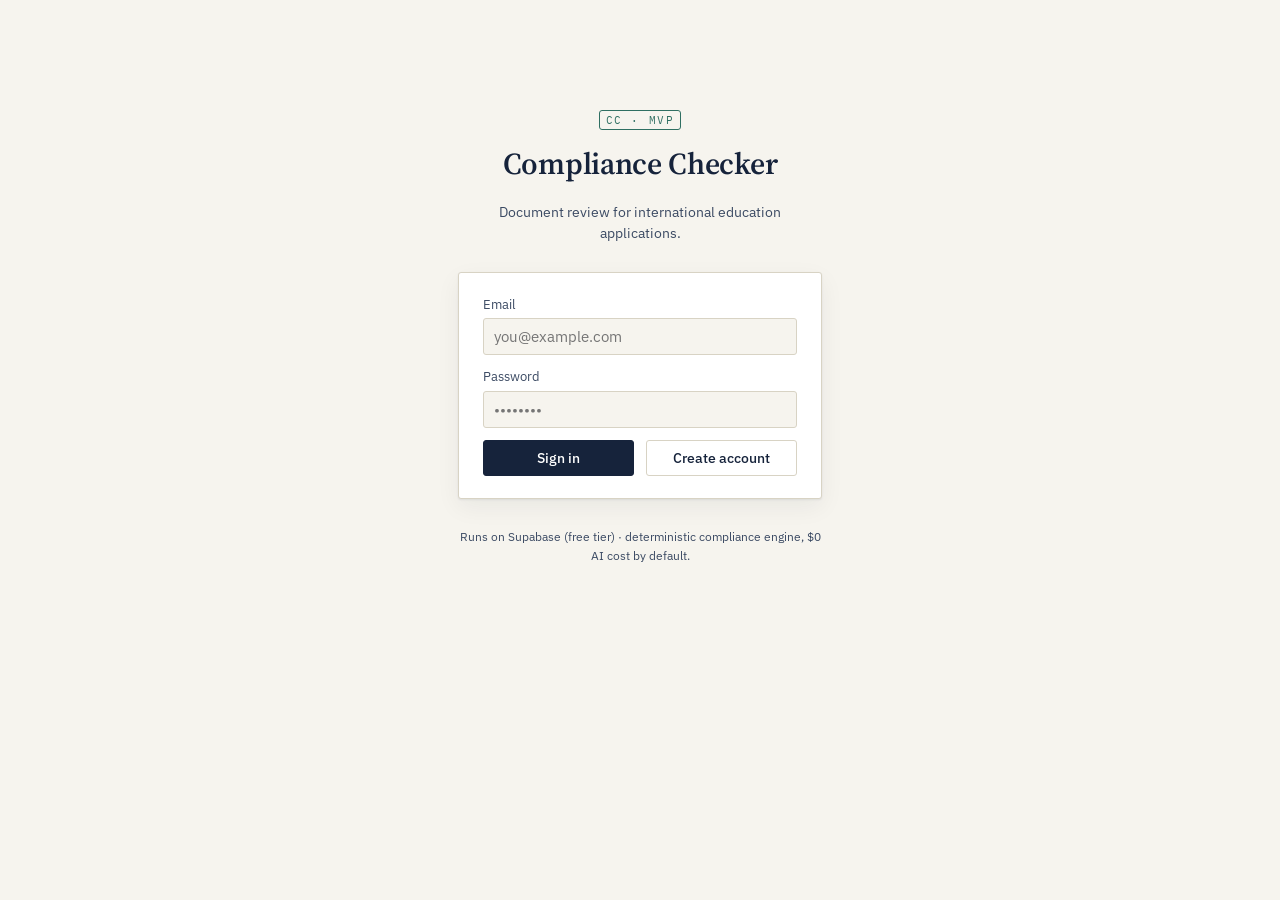
<file: index.html>
<!doctype html>
<html lang="en">
<head>
<meta charset="utf-8" />
<meta name="viewport" content="width=device-width, initial-scale=1" />
<title>Compliance Checker — Sign in</title>
<link rel="stylesheet" href="assets/style.css" />
</head>
<body>
  <div class="shell" style="max-width: 420px; padding-top: 12vh;">
    <div style="text-align:center; margin-bottom: 28px;">
      <span class="mark mono" style="font-family: var(--font-mono); font-size:11px; letter-spacing:0.14em; color: var(--verdigris); border:1px solid var(--verdigris); padding:2px 6px; border-radius:3px;">CC · MVP</span>
      <h1 style="margin-top:10px;">Compliance Checker</h1>
      <p style="color: var(--ink-soft); font-size:0.9rem;">Document review for international education applications.</p>
    </div>

    <div class="panel">
      <div id="notice-slot"></div>

      <div class="field">
        <label for="email">Email</label>
        <input id="email" type="email" autocomplete="email" placeholder="you@example.com" />
      </div>
      <div class="field">
        <label for="password">Password</label>
        <input id="password" type="password" autocomplete="current-password" placeholder="••••••••" />
      </div>
      <div class="field" id="name-field" style="display:none;">
        <label for="displayName">Name</label>
        <input id="displayName" type="text" placeholder="Reviewer name" />
      </div>

      <div class="field-row">
        <button id="signin-btn" style="flex:1;">Sign in</button>
        <button id="signup-btn" class="secondary" style="flex:1;">Create account</button>
      </div>
    </div>

    <p class="footer-note">Runs on Supabase (free tier) · deterministic compliance engine, $0 AI cost by default.</p>
  </div>

  <script src="assets/config.js"></script>
  <script type="module">
    import { supabase, configured } from "./assets/supabase-client.js";
    import { signIn, signUp, getSession } from "./assets/auth.js";

    const noticeSlot = document.getElementById("notice-slot");
    function showNotice(kind, msg) {
      noticeSlot.innerHTML = `<div class="notice ${kind}">${msg}</div>`;
    }

    if (!configured) {
      showNotice("error", "Supabase is not configured yet. Add SUPABASE_URL and SUPABASE_ANON_KEY to <code>assets/config.js</code> before signing in.");
      document.getElementById("signin-btn").disabled = true;
      document.getElementById("signup-btn").disabled = true;
    } else {
      getSession().then((session) => {
        if (session) window.location.href = "dashboard.html";
      });
    }

    const emailEl = document.getElementById("email");
    const passwordEl = document.getElementById("password");
    const nameField = document.getElementById("name-field");
    const nameEl = document.getElementById("displayName");

    document.getElementById("signin-btn").addEventListener("click", async () => {
      try {
        showNotice("queue", "Signing in…");
        await signIn(emailEl.value.trim(), passwordEl.value);
        window.location.href = "dashboard.html";
      } catch (err) {
        showNotice("error", err.message || "Sign in failed.");
      }
    });

    let signupArmed = false;
    document.getElementById("signup-btn").addEventListener("click", async () => {
      if (!signupArmed) {
        nameField.style.display = "block";
        signupArmed = true;
        showNotice("queue", "Enter a name, then click \u201cCreate account\u201d again to confirm.");
        return;
      }
      try {
        showNotice("queue", "Creating account…");
        await signUp(emailEl.value.trim(), passwordEl.value, nameEl.value.trim());
        showNotice("ok", "Account created. If email confirmation is on in your Supabase project, check your inbox, then sign in.");
      } catch (err) {
        showNotice("error", err.message || "Sign up failed.");
      }
    });
  </script>
</body>
</html>
</file>
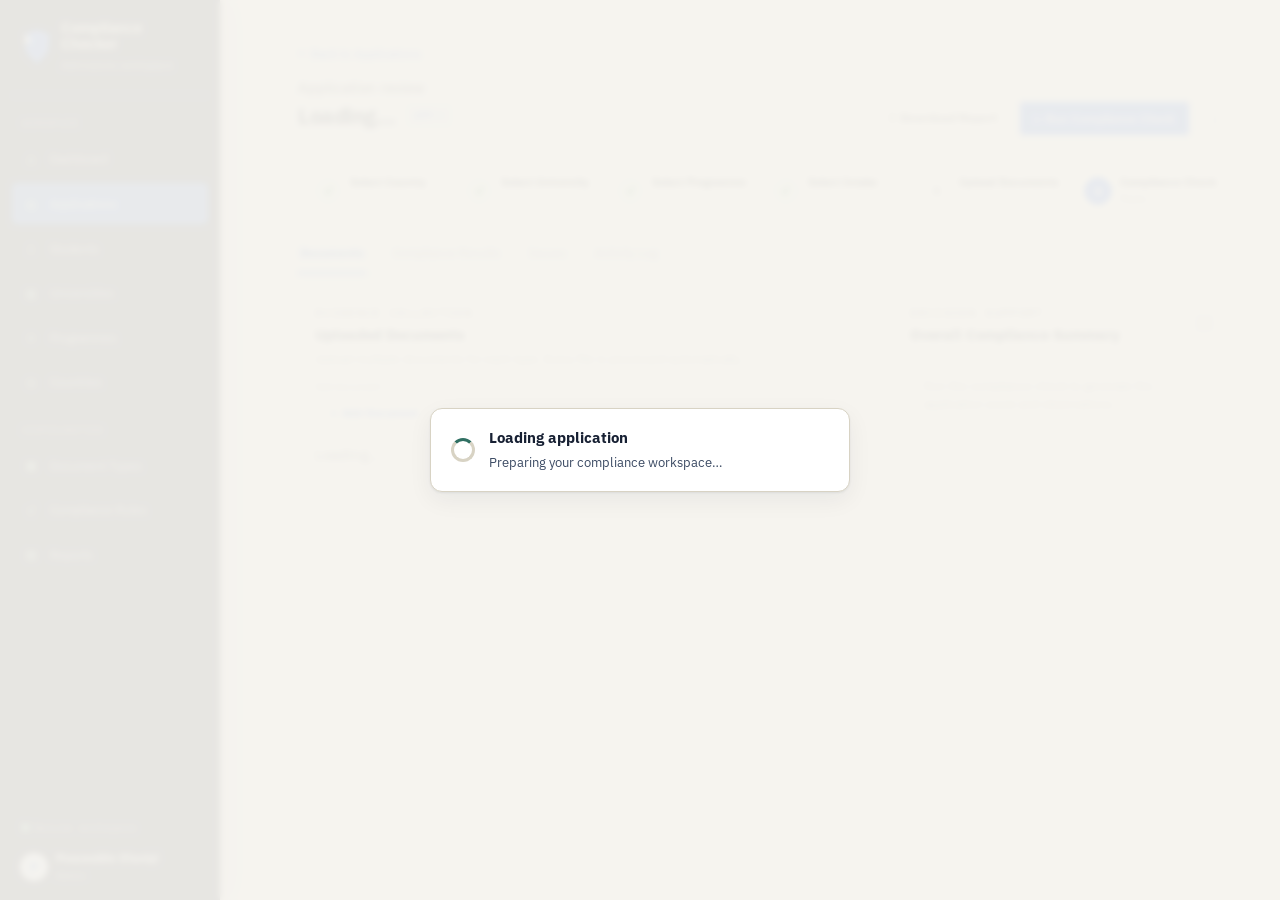
<file: application.html>
<!doctype html>
<html lang="en">
<head>
<meta charset="utf-8" />
<meta name="viewport" content="width=device-width, initial-scale=1" />
<title>Application — Compliance Checker</title>
<link rel="stylesheet" href="assets/style.css" />
</head>
<body class="workspace-mode">
  <aside class="workspace-sidebar" aria-label="Primary navigation">
    <div class="workspace-brand"><span class="workspace-brand-shield">◆</span><div><strong>Compliance</strong><strong>Checker</strong><span>Admissions workspace</span></div></div>
    <div class="workspace-section-label">Workspace</div>
    <nav class="workspace-nav">
      <a class="workspace-nav-link" href="dashboard.html"><span class="nav-icon">⌂</span>Dashboard</a>
      <a class="workspace-nav-link active" href="applications.html"><span class="nav-icon">▤</span>Applications</a>
      <a class="workspace-nav-link" href="reference-data.html?type=students"><span class="nav-icon">♙</span>Students</a>
      <a class="workspace-nav-link" href="reference-data.html?type=universities"><span class="nav-icon">▥</span>Universities</a>
      <a class="workspace-nav-link" href="reference-data.html?type=programmes"><span class="nav-icon">◇</span>Programmes</a>
      <a class="workspace-nav-link" href="reference-data.html?type=countries"><span class="nav-icon">◎</span>Countries</a>
    </nav>
    <div class="workspace-section-label">Configuration</div>
    <nav class="workspace-nav">
      <a class="workspace-nav-link" href="document-types.html"><span class="nav-icon">▣</span>Document Types</a>
      <a class="workspace-nav-link" href="compliance-rules.html"><span class="nav-icon">✓</span>Compliance Rules</a>
      <a class="workspace-nav-link" href="reports.html"><span class="nav-icon">▧</span>Reports</a>
    </nav>
    <div class="workspace-sidebar-footer"><div class="workspace-status"><span class="status-dot"></span>Secure workspace</div><div class="workspace-user"><span class="workspace-avatar">P</span><span><strong>Peaceable Olaniyi</strong><small>Admin</small></span></div></div>
  </aside>
  <div id="page-loading" class="page-loading" role="status" aria-live="polite">
    <div class="page-loading-card"><div class="loading-spinner" aria-hidden="true"></div><div><strong id="page-loading-title">Loading application</strong><p id="page-loading-detail">Preparing your compliance workspace…</p></div></div>
  </div>
  <main class="shell application-shell">
    <a class="application-back" href="applications.html">&larr; Back to Applications</a>
    <header class="application-header">
      <div><div class="eyebrow">Application review</div><div class="application-title-row"><h1 id="app-title">Loading…</h1><span class="application-id">APP-<span id="application-short-id">—</span></span></div><div id="app-meta" class="application-meta"></div><span id="app-stamp" hidden></span></div>
      <div class="application-actions"><a class="btn secondary" href="#run-summary">⇩ Download Report</a><button id="run-check-btn">▷ Run Compliance Check</button><button class="secondary icon-button" type="button" aria-label="More actions">⋮</button></div>
    </header>
    <div class="application-stepper" aria-label="Application progress"><div class="step complete"><span>✓</span><div><strong>Select Country</strong><small id="step-country">—</small></div></div><i>›</i><div class="step complete"><span>✓</span><div><strong>Select University</strong><small id="step-university">—</small></div></div><i>›</i><div class="step complete"><span>✓</span><div><strong>Select Programme</strong><small id="step-programme">—</small></div></div><i>›</i><div class="step complete"><span>✓</span><div><strong>Select Intake</strong><small id="step-intake">—</small></div></div><i>›</i><div class="step"><span>5</span><div><strong>Upload Documents</strong><small id="step-documents">—</small></div></div><i>›</i><div class="step current"><span>6</span><div><strong>Compliance Check</strong><small id="step-compliance">Ready</small></div></div></div>
    <div id="notice-slot"></div>
    <nav class="application-tabs" aria-label="Application sections"><a class="active" href="#documents">Documents</a><a href="#run-summary">Compliance Results</a><a href="#findings-table">Issues</a><a href="#activity-log">Activity Log</a></nav>
    <div class="application-grid" id="documents">
      <section class="panel document-panel"><div class="panel-head"><div><div class="eyebrow">Evidence collection</div><h2>Uploaded Documents</h2><p class="section-subtitle">Upload multiple documents for each type. Every file is processed automatically.</p></div><div class="upload-control"><label for="upload-type-select">Add document</label><select id="upload-type-select"><option value="">＋ Add Document</option></select></div></div><div id="doctype-blocks"><p style="color:var(--ink-soft);">Loading…</p></div></section>
      <aside class="panel summary-panel"><div class="panel-head"><div><div class="eyebrow">Decision support</div><h2>Overall Compliance Summary</h2></div><span class="summary-document-icon">▤</span></div><div id="run-summary" style="margin-bottom:12px;"><div class="summary-empty">Run the compliance check to generate the application score and observations.</div></div><div id="findings-table"></div></aside>
    </div>
    <section id="activity-log" class="activity-placeholder" hidden>Activity log will appear here after compliance runs and document updates.</section>
  </main>
  <div class="preview-modal" id="preview-modal" hidden><div class="preview-dialog" role="dialog" aria-modal="true" aria-labelledby="preview-title"><div class="preview-head"><strong id="preview-title">Document preview</strong><div style="display:flex; gap:8px;"><a id="preview-download" class="btn secondary" target="_blank" rel="noopener">Open/download</a><button id="preview-close" class="secondary">Close</button></div></div><div class="preview-body" id="preview-body"></div></div></div>

  <script src="assets/config.js"></script>
  <script type="module">
    import { requireSession, wireTopbar } from "./assets/auth.js";
    import { renderTopbar } from "./assets/topbar.js";
    import { supabase } from "./assets/supabase-client.js";
    import { getStorageProvider } from "./assets/providers/storage.js";
    import { getComplianceProvider } from "./assets/providers/compliance-ai.js";
    import { buildNarrative } from "./assets/compliance-engine.js";
    import { getDocumentAIProvider } from "./assets/providers/document-ai.js";

    renderTopbar("applications.html");
    const session = await requireSession();
    const params = new URLSearchParams(window.location.search);
    const applicationId = params.get("id");
    if (!applicationId) window.location.href = "applications.html";

    const noticeSlot = document.getElementById("notice-slot");
    const pageLoading = document.getElementById("page-loading");
    function showNotice(kind, msg) { noticeSlot.innerHTML = `<div class="notice ${kind}">${msg}</div>`; }
    function setPageLoading(visible, title = "Loading application", detail = "Preparing your compliance workspace…") {
      pageLoading.hidden = !visible;
      document.getElementById("page-loading-title").textContent = title;
      document.getElementById("page-loading-detail").textContent = detail;
    }
    function setDocumentsLoading(message = "Loading uploaded documents…") {
      document.getElementById("doctype-blocks").innerHTML = `<div class="loading-panel"><div class="loading-spinner" aria-hidden="true"></div><div><strong>${escapeHtml(message)}</strong><p>We are retrieving document status and automatic extraction results.</p></div></div>`;
    }
    function escapeHtml(value) { return String(value ?? "").replace(/[&<>\"']/g, (c) => ({ "&": "&amp;", "<": "&lt;", ">": "&gt;", '\"': "&quot;", "'": "&#39;" }[c])); }
    function slug(name) { return name.toLowerCase().trim().replace(/[^a-z0-9]+/g, "-").replace(/(^-|-$)/g, ""); }
    function stampClass(status) { return status === "green" ? "green" : status === "yellow" ? "yellow" : status === "red" ? "red" : "grey"; }

    let userId, application, student, documentTypes = [], documents = [], rules = [], extractionsByDoc = {};
    const forcedVisible = new Set();
    const processingDocuments = new Set();
    const LOAD_TIMEOUT_MS = 15000;
    const OCR_TIMEOUT_MS = 90000;

    function withTimeout(promise, timeoutMs, label) {
      let timer;
      const timeout = new Promise((_, reject) => { timer = setTimeout(() => reject(new Error(`${label} timed out after ${Math.round(timeoutMs / 1000)} seconds.`)), timeoutMs); });
      return Promise.race([promise, timeout]).finally(() => clearTimeout(timer));
    }

    if (session) {
      wireTopbar(session.user.email);
      userId = session.user.id;
      setPageLoading(true, "Loading application", "Fetching application details and compliance requirements…");
      try { await loadAll(); } finally { setPageLoading(false); }
      document.getElementById("run-check-btn").addEventListener("click", runComplianceCheck);
      document.getElementById("upload-type-select").addEventListener("change", (event) => {
        const typeId = event.target.value;
        if (!typeId) return;
        forcedVisible.add(typeId);
        renderDoctypeBlocks();
        event.target.value = "";
      });
    }

    async function loadAll() {
      const { data: app, error: appErr } = await supabase
        .from("applications")
        .select("*, students(*), universities(name, requirements), programmes(name, requirements), countries(name, requirements)")
        .eq("id", applicationId).single();
      if (appErr) { showNotice("error", appErr.message); return; }
      application = app; student = app.students;

      document.getElementById("app-title").textContent = `${student?.full_name ?? "Unnamed student"}`;
      document.getElementById("application-short-id").textContent = String(applicationId).slice(0, 8).toUpperCase();
      document.getElementById("app-meta").textContent =
        `${app.universities?.name ?? "No university"} · ${app.programmes?.name ?? "No programme"} · ${app.countries?.name ?? "No country"} · intake ${app.intake ?? "tbd"}`;
      document.getElementById("step-country").textContent = app.countries?.name ?? "Not selected";
      document.getElementById("step-university").textContent = app.universities?.name ?? "Not selected";
      document.getElementById("step-programme").textContent = app.programmes?.name ?? "Not selected";
      document.getElementById("step-intake").textContent = app.intake ?? "Not selected";
      renderStamp(app.overall_status);

      const { data: types } = await supabase.from("document_types").select("*").order("name");
      documentTypes = types || [];
      populateUploadTypeSelect();
      const { data: configuredRules, error: rulesError } = await supabase.from("compliance_requirements").select("*").eq("is_enabled", true).order("priority");
      if (rulesError) { showNotice("error", rulesError.message); return; }
      rules = configuredRules || [];

        await loadDocuments();
        document.getElementById("step-documents").textContent = `${documents.length} document${documents.length === 1 ? "" : "s"}`;
        await loadLatestRun();
    }

    function renderStamp(status) {
      document.getElementById("app-stamp").innerHTML = status
        ? `<span class="stamp ${stampClass(status)}">${status}</span>`
        : `<span class="stamp grey">not run</span>`;
    }

    async function loadDocuments() {
      const container = document.getElementById("doctype-blocks");
      setDocumentsLoading();
      try {
        const { data: docs, error } = await withTimeout(
          supabase.from("documents").select("*").eq("application_id", applicationId).order("uploaded_at", { ascending: false }),
          LOAD_TIMEOUT_MS,
          "Document list loading"
        );
        if (error) throw error;
        documents = docs || [];

        if (documents.length) {
          setDocumentsLoading("Loading automatic extraction results…");
          const { data: extractions, error: extractionError } = await withTimeout(
            supabase.from("document_extractions").select("*").in("document_id", documents.map((d) => d.id)).order("created_at", { ascending: false }),
            LOAD_TIMEOUT_MS,
            "Document extraction loading"
          );
          if (extractionError) throw extractionError;
          extractionsByDoc = {};
          for (const ex of extractions || []) {
            if (!extractionsByDoc[ex.document_id]) extractionsByDoc[ex.document_id] = ex;
          }
        } else {
          extractionsByDoc = {};
        }

        renderDoctypeBlocks();
        document.getElementById("step-documents").textContent = `${documents.length} document${documents.length === 1 ? "" : "s"}`;
        const queuedDocuments = documents.filter((document) => document.processing_status === "queued" && !extractionsByDoc[document.id]);
        for (const document of queuedDocuments) processDocument(document.id);
      } catch (err) {
        documents = [];
        extractionsByDoc = {};
        container.innerHTML = `<div class="notice error">Could not load documents: ${escapeHtml(err.message || "Unknown error")} <button class="secondary" id="retry-documents-btn" style="margin-left:8px;">Retry</button></div>`;
        document.getElementById("retry-documents-btn")?.addEventListener("click", loadDocuments);
      }
    }

    function populateUploadTypeSelect() {
      const select = document.getElementById("upload-type-select");
      const groups = new Map();
      for (const type of documentTypes) { const category = type.category || "Other / Custom Documents"; if (!groups.has(category)) groups.set(category, []); groups.get(category).push(type); }
      select.innerHTML = `<option value="">Select document type to upload</option>` + [...groups.entries()].map(([category, rows]) => `<optgroup label="${escapeHtml(category)}">${rows.map((type) => `<option value="${type.id}">${escapeHtml(type.name)}</option>`).join("")}</optgroup>`).join("");
    }

    // Which document types currently have a block on screen: required types,

    // required types, any custom type that already has a document, and any
    // type the reviewer explicitly opened via "Use another document type".
    function entityRequiredDocumentIds() {
      const sets = [application?.countries?.requirements, application?.universities?.requirements, application?.programmes?.requirements];
      return new Set(sets.flatMap((set) => Array.isArray(set?.requiredDocumentTypes) ? set.requiredDocumentTypes : []));
    }

    function visibleTypes() {
      const withDocs = new Set(documents.map((d) => d.document_type_id));
      const entityRequired = entityRequiredDocumentIds();
      return documentTypes.filter(
        (t) => t.required_by_default || entityRequired.has(t.id) || withDocs.has(t.id) || forcedVisible.has(t.id)
      );
    }

    function renderDoctypeBlocks() {
      const container = document.getElementById("doctype-blocks");
      const types = visibleTypes();
      if (!types.length) {
        container.innerHTML = `<div class="empty-state">No document types yet. Add one from the Document types page, or click "Use another document type" above.</div>`;
        return;
      }
      container.innerHTML = types.map(typeBlockHtml).join("");

      container.querySelectorAll("[data-action='preview']").forEach((button) => {
        button.addEventListener("click", () => previewDocument(button.dataset.docId));
      });
      container.querySelectorAll("[data-action='retry']").forEach((button) => {
        button.addEventListener("click", () => processDocument(button.dataset.docId));
      });
      container.querySelectorAll("[data-action='delete-document']").forEach((button) => {
        button.addEventListener("click", () => deleteDocument(button.dataset.docId));
      });
      for (const t of types) {
        const input = container.querySelector(`input[type=file][data-type-id="${t.id}"]`);
        if (input) input.addEventListener("change", (e) => uploadFiles(t, e.target.files));
      }
    }

    function typeBlockHtml(t) {
      const docsForType = documents.filter((d) => d.document_type_id === t.id);
      return `
        <div class="doctype-block">
          <div class="doctype-head">
            <h3 style="margin:0;">${t.name}${(t.required_by_default || entityRequiredDocumentIds().has(t.id)) ? ' <span class="badge critical">required</span>' : ""}</h3>
            <span class="count">${docsForType.length} document${docsForType.length === 1 ? "" : "s"}</span>
          </div>
          ${docsForType.map((d) => docFileRowHtml(d)).join("") || '<p style="color:var(--ink-soft); font-size:0.85rem; margin:4px 0;">No documents uploaded yet.</p>'}
          <div class="field" style="margin-top:10px; margin-bottom:0;">
            <input type="file" multiple data-type-id="${t.id}" />
          </div>
        </div>`;
    }

    function docFileRowHtml(d) {
      const ex = extractionsByDoc[d.id];
      const statusBadge = `<span class="badge ${d.processing_status === "ready" ? "resolved" : "warning"}">${d.processing_status}</span>`;
      return `
        <div class="doc-file-row" style="flex-direction:column; align-items:stretch;">
          <div style="display:flex; justify-content:space-between; align-items:center;">
            <span>${d.file_name} <span style="color:var(--ink-soft); font-size:0.78rem;">(${Math.round(d.file_size / 1024)} KB)</span></span>
            <div style="display:flex; align-items:center; gap:8px;">
              ${statusBadge}
              ${ex ? '<span class="badge accepted">processed</span>' : d.processing_status === "failed" ? '<span class="badge critical">failed</span>' : '<span class="badge warning">processing automatically</span>'}
              <button class="secondary" style="padding:4px 10px; font-size:0.78rem;" data-action="preview" data-doc-id="${d.id}">Preview</button>
              ${d.processing_status === "failed" ? `<button class="secondary" style="padding:4px 10px; font-size:0.78rem;" data-action="retry" data-doc-id="${d.id}">Retry</button>` : ""}
              <button class="secondary" style="padding:4px 10px; font-size:0.78rem; color:var(--critical, #a33);" data-action="delete-document" data-doc-id="${d.id}">Delete</button>
            </div>
          </div>
          <div id="extraction-slot-${d.id}"></div>
        </div>`;
    }

    async function previewDocument(docId) {
      const doc = documents.find((item) => item.id === docId);
      if (!doc) return;
      try {
        const url = await getStorageProvider().getSignedUrl(doc.storage_path);
        const modal = window.document.getElementById("preview-modal");
        const body = window.document.getElementById("preview-body");
        window.document.getElementById("preview-title").textContent = doc.file_name;
        window.document.getElementById("preview-download").href = url;
        if (doc.mime_type === "application/pdf") body.innerHTML = `<iframe title="${doc.file_name}" src="${url}"></iframe>`;
        else if (doc.mime_type?.startsWith("image/")) body.innerHTML = `<img alt="${doc.file_name}" src="${url}" />`;
        else body.innerHTML = `<div class="preview-fallback">Preview is not available for this file type. Use the button above to open or download the document.</div>`;
        modal.hidden = false;
      } catch (err) { showNotice("error", err.message || "Could not preview this document."); }
    }

    document.getElementById("preview-close").addEventListener("click", () => { document.getElementById("preview-modal").hidden = true; document.getElementById("preview-body").innerHTML = ""; });
    document.getElementById("preview-modal").addEventListener("click", (event) => { if (event.target.id === "preview-modal") document.getElementById("preview-close").click(); });

    async function processDocument(docId, uploadedFile = null) {
      const document = documents.find((item) => item.id === docId);
      if (!document || processingDocuments.has(docId)) return;
      processingDocuments.add(docId);
      try {
        document.processing_status = "processing";
        renderDoctypeBlocks();
        showNotice("queue", `Processing ${document.file_name} automatically…`);
        const type = documentTypes.find((item) => item.id === document.document_type_id);
        let file = uploadedFile;
        if (!file) {
          const storage = getStorageProvider();
          const signedUrl = await storage.getSignedUrl(document.storage_path);
          const response = await fetch(signedUrl);
          const blob = await response.blob();
          file = new File([blob], document.file_name, { type: document.mime_type || blob.type || "application/octet-stream" });
        }
        let result;
        const isVisionDocument = document.mime_type === "application/pdf" || document.mime_type?.startsWith("image/");
        if (isVisionDocument && window.APP_CONFIG.OCR_FUNCTION_NAME) {
          const response = await withTimeout(
            supabase.functions.invoke(window.APP_CONFIG.OCR_FUNCTION_NAME, { body: { document_id: docId, document_type: type?.name || document.detected_document_type || "document" } }),
            OCR_TIMEOUT_MS,
            "Gemini OCR"
          );
          if (response.error) {
            let detail = response.error.message || "OCR Edge Function failed.";
            try {
              const body = await response.error.context?.json();
              detail = body?.details || body?.error || detail;
            } catch { /* keep the SDK error when the response body is unavailable */ }
            throw new Error(detail);
          }
          result = response.data;
        } else {
          const docAI = getDocumentAIProvider();
          result = await docAI.extract({ file, document, documentType: type });
        }
        const { error } = await supabase.from("document_extractions").insert({
          document_id: docId, provider: result.provider, model: result.model,
          extracted_data: result.extracted_data, confidence: result.confidence,
        });
        if (error) throw error;
        const { error: updateError } = await supabase.from("documents").update({
          processing_status: "ready",
          detected_document_type: result.extracted_data?.extractedDocumentType || type?.name || null,
          processed_at: new Date().toISOString(),
        }).eq("id", docId);
        if (updateError) throw updateError;
        await loadDocuments();
      } catch (err) {
        document.processing_status = "failed";
        await supabase.from("documents").update({ processing_status: "failed" }).eq("id", docId);
        renderDoctypeBlocks();
        showNotice("error", `${document.file_name}: ${err.message || "Automatic processing failed."}`);
      } finally {
        processingDocuments.delete(docId);
      }
    }

    async function uploadFiles(docType, fileList) {
      const storage = getStorageProvider();
      const maxMb = window.APP_CONFIG.MAX_UPLOAD_SIZE_MB || 10;
      try {
        for (const file of fileList) {
          if (file.size > maxMb * 1024 * 1024) {
            showNotice("error", `${file.name} exceeds the ${maxMb} MB upload limit.`);
            continue;
          }
          const path = storage.buildPath(userId, applicationId, slug(docType.name), file.name);
          await storage.upload(path, file);
          const { data: doc, error } = await supabase.from("documents").insert({
            owner_id: userId, application_id: applicationId, student_id: application.student_id,
            document_type_id: docType.id, file_name: file.name, mime_type: file.type || "application/octet-stream",
            file_size: file.size, storage_bucket: window.APP_CONFIG.STORAGE_BUCKET, storage_path: path,
            processing_status: "queued",
          }).select("id").single();
          if (error) throw error;
          documents.push({ ...doc, file_name: file.name, document_type_id: docType.id, storage_path: path, mime_type: file.type, processing_status: "queued" });
          await processDocument(doc.id, file);
        }
        showNotice("ok", "Upload complete. Documents were processed automatically. Run compliance when ready.");
        await loadDocuments();
      } catch (err) {
        showNotice("error", err.message || "Upload failed.");
      }
    }

    function promptAddDocType() {
      const shown = new Set(visibleTypes().map((t) => t.id));
      const remaining = documentTypes.filter((t) => !shown.has(t.id));
      if (!remaining.length) {
        showNotice("ok", "Every document type is already shown below. Add a new one from the Document types page.");
        return;
      }
      const names = remaining.map((t) => t.name).join(", ");
      const chosen = window.prompt(`Add which type?\n\n${names}`);
      const match = remaining.find((t) => t.name.toLowerCase() === (chosen || "").trim().toLowerCase());
      if (!match) return;
      forcedVisible.add(match.id);
      renderDoctypeBlocks();
    }

    async function deleteDocument(docId) {
      const document = documents.find((item) => item.id === docId);
      if (!document) return;
      if (!window.confirm(`Delete ${document.file_name}? This removes the uploaded file and its automatic extraction.`)) return;
      const { count: runCount, error: runError } = await supabase.from("compliance_runs").select("id", { count: "exact", head: true }).eq("application_id", applicationId);
      if (runError) { showNotice("error", runError.message); return; }
      if ((runCount || 0) > 0) { showNotice("error", "This document cannot be deleted because the application already has a compliance history. Create a new application or preserve the audit trail."); return; }
      try {
        if (document.storage_path) await getStorageProvider().remove(document.storage_path);
        const { error: extractionError } = await supabase.from("document_extractions").delete().eq("document_id", docId);
        if (extractionError) throw extractionError;
        const { error: documentError } = await supabase.from("documents").delete().eq("id", docId).eq("owner_id", userId);
        if (documentError) throw documentError;
        documents = documents.filter((item) => item.id !== docId);
        delete extractionsByDoc[docId];
        renderDoctypeBlocks();
        showNotice("ok", `${document.file_name} deleted.`);
      } catch (error) {
        showNotice("error", `Could not delete ${document.file_name}: ${error.message || "delete failed."}`);
      }
    }

    function dedupeFindings(findings) {
      const seen = new Set();
      return findings.filter((finding) => {
        const key = [finding.findingType, finding.documentId || "", finding.relatedDocumentId || "", finding.description || ""].join("|");
        if (seen.has(key)) return false;
        seen.add(key);
        return true;
      });
    }

    function mergeEntityRequirements() {
      const country = application?.countries?.requirements || {};
      const university = application?.universities?.requirements || {};
      const programme = application?.programmes?.requirements || {};
      const ordered = [country, university, programme];
      const requiredIds = new Set(ordered.flatMap((set) => Array.isArray(set.requiredDocumentTypes) ? set.requiredDocumentTypes : []));
      const alternativeIds = ordered.flatMap((set) => Array.isArray(set.requiredDocumentAlternatives) ? set.requiredDocumentAlternatives : []);
      const alternativeIdSet = new Set(alternativeIds.flat());
      const requiredTypes = documentTypes.filter((type) => (type.required_by_default || requiredIds.has(type.id)) && !alternativeIdSet.has(type.id)).map((type) => type.name);
      const requiredDocumentAlternatives = alternativeIds.map((group) => documentTypes.filter((type) => group.includes(type.id)).map((type) => type.name)).filter((group) => group.length > 1);
      const englishIds = ordered.flatMap((set) => Array.isArray(set.englishEvidenceAlternatives) ? set.englishEvidenceAlternatives : []);
      const englishEvidenceAlternatives = [...new Set(englishIds)].map((id) => documentTypes.find((type) => type.id === id)?.name).filter(Boolean);
      const mostSpecific = (key) => {
        for (const set of [programme, university, country]) if (set[key] !== null && set[key] !== undefined && set[key] !== "") return Number(set[key]);
        return null;
      };
      const minPassportValidityMonths = mostSpecific("minPassportValidityMonths");
      const requiredPassportExpiry = minPassportValidityMonths === null ? null : new Date(Date.now() + minPassportValidityMonths * 30.4375 * 24 * 60 * 60 * 1000).toISOString().slice(0, 10);
      return { requiredDocumentTypes: requiredTypes, requiredDocumentAlternatives, englishEvidenceAlternatives, minIeltsScore: mostSpecific("minIeltsScore"), minEnglishComponentScore: mostSpecific("minEnglishComponentScore"), minGpa: mostSpecific("minGpa"), minPassportValidityMonths, requiredPassportExpiry, universityRequiresIelts: [programme, university, country].some((set) => set.universityRequiresIelts === true) };
    }

    function buildEngineInput() {
      const mergedRequirements = mergeEntityRequirements();
      const requiredTypes = mergedRequirements.requiredDocumentTypes;
      const engineDocs = documents.map((d) => {
        const type = documentTypes.find((t) => t.id === d.document_type_id);
        const ex = extractionsByDoc[d.id];
        return {
          id: d.id,
          fileName: d.file_name,
          documentTypeId: d.document_type_id,
          selectedType: type?.name || d.detected_document_type || "unknown",
          extraction: ex ? ex.extracted_data : null,
        };
      });
      return {
        applicationId,
        application: {
          dateOfBirth: student?.date_of_birth || null,
          passportNumber: student?.passport_number || null,
          countryId: application.country_id,
          universityId: application.university_id,
          programmeId: application.programme_id,
          programmeName: application.programmes?.name || null,
        },
        documents: engineDocs,
        requiredDocumentTypes: requiredTypes,
        requirements: mergedRequirements,
        rules,
      };
    }

    async function runComplianceCheck() {
      const runButton = document.getElementById("run-check-btn");
      if (runButton.disabled) return;
      runButton.disabled = true;
      runButton.innerHTML = `<span class="button-spinner" aria-hidden="true"></span> Running compliance check…`;
      try {
        showNotice("queue", "Running compliance check…");
        const input = buildEngineInput();

        const provider = getComplianceProvider();
        const rawResult = await provider.evaluate(input);
        const uniqueFindings = dedupeFindings(rawResult.findings || []);
        const result = { ...rawResult, findings: uniqueFindings };

        const { data: run, error: runErr } = await supabase.from("compliance_runs").insert({
          application_id: applicationId, started_by: userId, provider: provider.name,
          stage_one_completed: true, stage_two_completed: true, stage_three_completed: true,
          status: "completed", completed_at: new Date().toISOString(),
        }).select("id").single();
        if (runErr) throw runErr;

        if (result.findings.length) {
          const rows = result.findings.map((f) => ({
            run_id: run.id, application_id: applicationId, document_id: f.documentId,
            related_document_id: f.relatedDocumentId, finding_type: f.findingType, severity: f.severity,
            state: f.state, description: f.description, evidence: f.evidence,
            expected_value: f.expectedValue, actual_value: f.actualValue,
            recommendation: f.recommendation, confidence: f.confidence,
          }));
          const { error: findErr } = await supabase.from("compliance_findings").insert(rows);
          if (findErr) throw findErr;
        }

        await supabase.from("applications").update({
          overall_status: result.status, documents_checked: result.documentsChecked,
          passed_count: result.passed, warning_count: result.warnings,
          failed_count: result.failed, missing_count: result.missing,
          status: result.findings.length ? "needs_review" : application.status,
          updated_at: new Date().toISOString(),
        }).eq("id", applicationId);

        await supabase.from("audit_logs").insert({
          actor_id: userId, application_id: applicationId, event_type: "compliance_run_completed",
          payload: { status: result.status, findings: result.findings.length, provider: provider.name },
        });

        renderStamp(result.status);
        renderRunSummary(result);
        renderFindings(result.findings);
        showNotice("ok", `Compliance check complete — ${result.findings.length} finding(s).`);
      } catch (err) {
        showNotice("error", err.message || "Compliance check failed.");
      } finally {
        runButton.disabled = false;
        runButton.textContent = "Run compliance check";
      }
    }

    async function loadLatestRun() {
      const { data: run } = await supabase
        .from("compliance_runs").select("*").eq("application_id", applicationId)
        .order("started_at", { ascending: false }).limit(1).maybeSingle();
      if (!run) return;
      const { data: findings } = await supabase
        .from("compliance_findings").select("*").eq("run_id", run.id).order("severity");
      const savedFindings = (findings || []).map((f) => ({
        findingType: f.finding_type, severity: f.severity, state: f.state, description: f.description,
        documentId: f.document_id, relatedDocumentId: f.related_document_id, evidence: f.evidence,
        expectedValue: f.expected_value, actualValue: f.actual_value,
        recommendation: f.recommendation, confidence: f.confidence,
      }));
      const score = Math.max(0, Math.round(100 - (application.failed_count || 0) * 15 - (application.warning_count || 0) * 5));
      const narrative = buildNarrative(buildEngineInput(), savedFindings, { score, status: application.overall_status });
      renderRunSummary({
        documentsChecked: application.documents_checked, passed: application.passed_count,
        warnings: application.warning_count, failed: application.failed_count, missing: application.missing_count,
        score, status: application.overall_status, narrative,
      });
      renderFindings(savedFindings);
    }

    function renderRunSummary(r) {
      const narrative = r.narrative || { grade: r.score >= 90 ? "Excellent" : r.score >= 70 ? "Needs review" : r.score >= 40 ? "Significant issues" : "Critical issues", documentSummaries: [], crossDocumentSummary: "", observations: [] };
      const scoreClass = stampClass(r.status);
      document.getElementById("run-summary").innerHTML = `
        <div class="report-score-card">
          <div class="status-score-wrap"><div class="eyebrow">Overall status</div><div class="status-orb status-orb-${scoreClass}" role="img" aria-label="${escapeHtml(narrative.grade)}"></div><div class="report-score ${scoreClass}">${r.score ?? "—"}%</div><div class="report-grade">${escapeHtml(narrative.grade)}</div></div>
          <div class="field-row mono report-counts"><span>checked: ${r.documentsChecked ?? 0}</span><span>passed: ${r.passed ?? 0}</span><span>warnings: ${r.warnings ?? 0}</span><span>failed: ${r.failed ?? 0}</span><span>missing: ${r.missing ?? 0}</span></div>
        </div>
        <div class="report-section"><div class="eyebrow">Document summaries</div>${narrative.documentSummaries.length ? narrative.documentSummaries.map((doc) => `<div class="report-document"><div><strong>${escapeHtml(doc.fileName)}</strong><div class="meta">${escapeHtml(doc.selectedType)}</div></div><span class="status-chip status-chip-${doc.status}" role="img" aria-label="${escapeHtml(doc.status)} status" title="${escapeHtml(doc.status)} status"><span class="status-chip-dot"></span><span class="sr-only">${escapeHtml(doc.status)}</span></span><p>${escapeHtml(doc.line)}</p></div>`).join("") : `<p class="meta">Run compliance to generate a document-by-document summary.</p>`}</div>
        <div class="report-section"><div class="eyebrow">Cross-document check</div><p>${escapeHtml(narrative.crossDocumentSummary || "No cross-document summary available yet.")}</p></div>
        <div class="report-section"><div class="eyebrow">Observations</div><ul class="report-observations">${narrative.observations.length ? narrative.observations.map((observation) => `<li><span class="badge ${observation.severity}">${escapeHtml(observation.severity)}</span><span>${escapeHtml(observation.text)}${observation.recommendation ? ` <strong>Recommendation:</strong> ${escapeHtml(observation.recommendation)}` : ""}</span></li>`).join("") : `<li>No observations yet.</li>`}</ul></div>`;
    }

    function renderFindings(findings) {
      const el = document.getElementById("findings-table");
      if (!findings.length) { el.innerHTML = ""; return; }
      el.innerHTML = `<details class="technical-details"><summary>Technical details</summary><table><thead><tr><th>Severity</th><th>Type</th><th>Description</th><th>Expected</th><th>Actual</th><th>Recommendation</th><th>Evidence</th></tr></thead><tbody>${findings.map((f) => `<tr><td><span class="badge ${f.severity}">${escapeHtml(f.severity)}</span></td><td class="mono">${escapeHtml(f.findingType)}</td><td>${escapeHtml(f.description)}</td><td>${escapeHtml(f.expectedValue ?? "—")}</td><td>${escapeHtml(f.actualValue ?? "—")}</td><td>${escapeHtml(f.recommendation ?? "—")}</td><td><pre class="evidence-json">${escapeHtml(JSON.stringify(f.evidence, null, 0))}</pre></td></tr>`).join("")}</tbody></table></details>`;
    }
  </script>
</body>
</html>
</file>
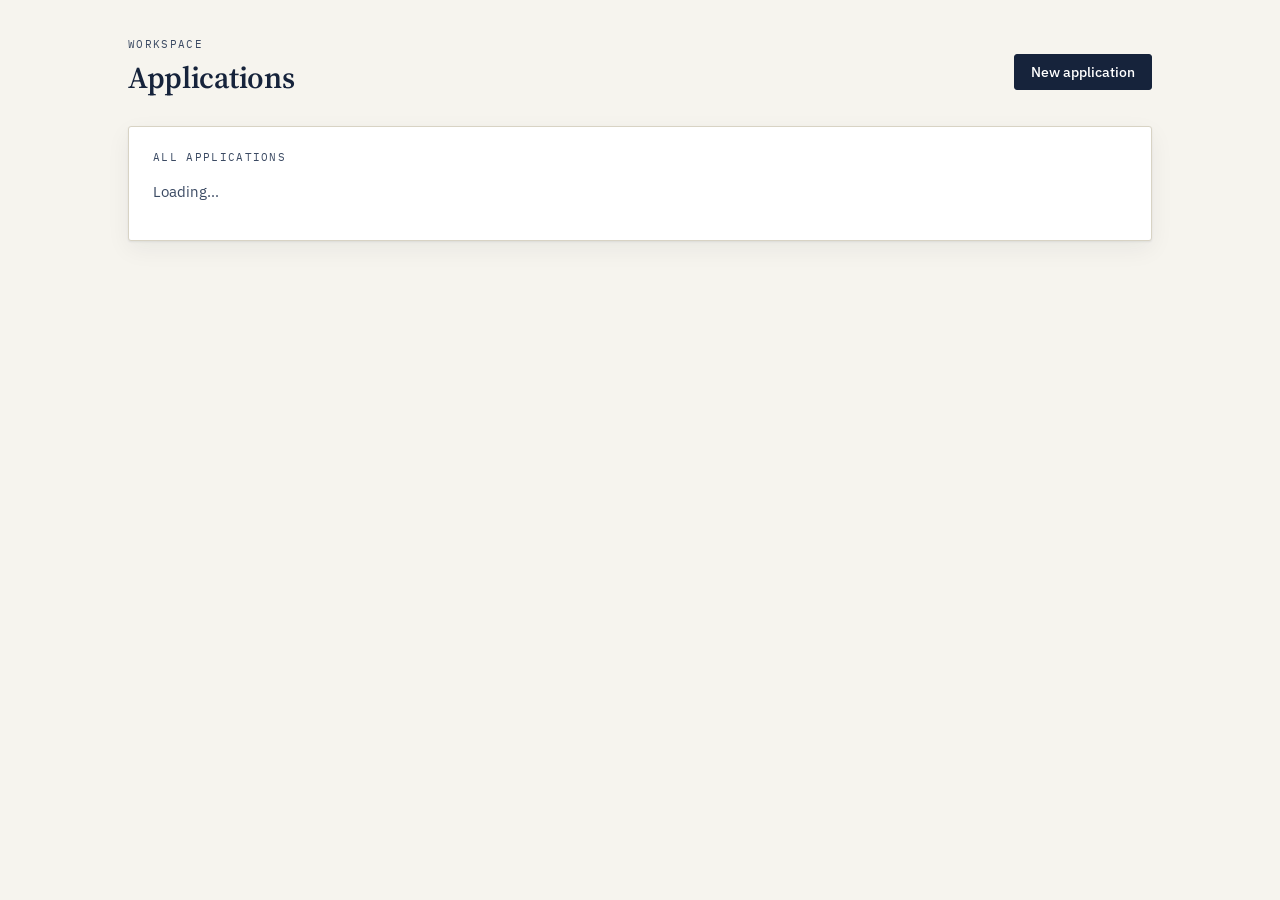
<file: applications.html>
<!doctype html>
<html lang="en">
<head>
<meta charset="utf-8" />
<meta name="viewport" content="width=device-width, initial-scale=1" />
<title>Applications — Compliance Checker</title>
<link rel="stylesheet" href="assets/style.css" />
</head>
<body>
  <div class="shell">
    <div class="panel-head">
      <div>
        <span class="eyebrow">Workspace</span>
        <h1>Applications</h1>
      </div>
      <button id="new-app-btn">New application</button>
    </div>

    <div id="notice-slot"></div>

    <div class="panel" id="new-app-panel" style="display:none;">
      <div class="panel-head"><h2>New application</h2></div>
      <div class="grid-2">
        <div>
          <h3>Student</h3>
          <div class="field">
            <label for="stu-existing">Existing student</label>
            <select id="stu-existing"><option value="">— New student —</option></select>
          </div>
          <div id="new-stu-fields">
            <div class="field"><label for="stu-name">Full name</label><input id="stu-name" placeholder="Jane Doe" /></div>
            <div class="field-row">
              <div class="field"><label for="stu-dob">Date of birth</label><input id="stu-dob" type="date" /></div>
              <div class="field"><label for="stu-nat">Nationality</label><input id="stu-nat" placeholder="e.g. Nigerian" /></div>
            </div>
            <div class="field-row">
              <div class="field"><label for="stu-passport">Passport number</label><input id="stu-passport" placeholder="A1234567" /></div>
              <div class="field"><label for="stu-email">Email</label><input id="stu-email" type="email" placeholder="student@example.com" /></div>
            </div>
          </div>
        </div>
        <div>
          <h3>Placement</h3>
          <div class="field"><label for="app-country">Country</label><select id="app-country"><option value="">Select country</option></select></div>
          <div class="field"><label for="app-university">University</label><select id="app-university" disabled><option value="">Select a country first</option></select></div>
          <div class="field"><label for="app-programme">Programme</label><select id="app-programme" disabled><option value="">Select a university first</option></select></div>
          <div class="field"><label for="app-intake">Intake</label><input id="app-intake" placeholder="e.g. Jan 2027" /></div>
        </div>
      </div>
      <div class="field-row" style="margin-top:8px;">
        <button id="create-app-btn">Create application</button>
        <button class="secondary" id="cancel-app-btn">Cancel</button>
      </div>
    </div>

    <div class="panel">
      <div class="panel-head"><span class="eyebrow">All applications</span></div>
      <div id="app-list"><p style="color:var(--ink-soft);">Loading…</p></div>
    </div>
  </div>

  <script src="assets/config.js"></script>
  <script type="module">
    import { requireSession, wireTopbar } from "./assets/auth.js";
    import { renderTopbar } from "./assets/topbar.js";
    import { supabase } from "./assets/supabase-client.js";

    renderTopbar("applications.html");
    const session = await requireSession();
    if (session) {
      wireTopbar(session.user.email);
      init(session.user.id);
    }

    const noticeSlot = document.getElementById("notice-slot");
    function showNotice(kind, msg) { noticeSlot.innerHTML = `<div class="notice ${kind}">${msg}</div>`; }

    async function init(userId) {
      await loadStudents(userId);
      await loadReferenceData();
      await loadApplications(userId);

      if (new URLSearchParams(window.location.search).get("new") === "1") {
        document.getElementById("new-app-panel").style.display = "block";
      }

      document.getElementById("new-app-btn").addEventListener("click", () => {
        document.getElementById("new-app-panel").style.display = "block";
      });
      document.getElementById("cancel-app-btn").addEventListener("click", () => {
        document.getElementById("new-app-panel").style.display = "none";
      });
      document.getElementById("stu-existing").addEventListener("change", (e) => {
        document.getElementById("new-stu-fields").style.display = e.target.value ? "none" : "block";
      });
      document.getElementById("app-country").addEventListener("change", populateUniversities);
      document.getElementById("app-university").addEventListener("change", populateProgrammes);
      document.getElementById("create-app-btn").addEventListener("click", () => createApplication(userId));
    }

    async function loadStudents(userId) {
      const { data, error } = await supabase.from("students").select("id, full_name").eq("owner_id", userId).order("full_name");
      if (error) { showNotice("error", error.message); return; }
      const sel = document.getElementById("stu-existing");
      for (const s of data || []) {
        const opt = document.createElement("option");
        opt.value = s.id; opt.textContent = s.full_name;
        sel.appendChild(opt);
      }
    }

    let countries = [], universities = [], programmes = [];

    async function loadReferenceData() {
      const [countryResult, universityResult, programmeResult] = await Promise.all([
        supabase.from("countries").select("id, name").order("name"),
        supabase.from("universities").select("id, name, country_id").order("name"),
        supabase.from("programmes").select("id, name, university_id, level").order("name"),
      ]);
      const firstError = countryResult.error || universityResult.error || programmeResult.error;
      if (firstError) { showNotice("error", firstError.message); return; }
      countries = countryResult.data || []; universities = universityResult.data || []; programmes = programmeResult.data || [];
      const countrySelect = document.getElementById("app-country");
      countrySelect.innerHTML = `<option value="">Select country</option>` + countries.map((row) => `<option value="${row.id}">${escapeHtml(row.name)}</option>`).join("");
    }

    function escapeHtml(value) { return String(value ?? "").replace(/[&<>\"']/g, (c) => ({ "&": "&amp;", "<": "&lt;", ">": "&gt;", '\"': "&quot;", "'": "&#39;" }[c])); }
    function populateUniversities() {
      const countryId = document.getElementById("app-country").value;
      const universitySelect = document.getElementById("app-university");
      const programmeSelect = document.getElementById("app-programme");
      const filtered = universities.filter((row) => row.country_id === countryId);
      universitySelect.disabled = !countryId; universitySelect.innerHTML = `<option value="">Select university</option>` + filtered.map((row) => `<option value="${row.id}">${escapeHtml(row.name)}</option>`).join("");
      programmeSelect.disabled = true; programmeSelect.innerHTML = `<option value="">Select a university first</option>`;
    }
    function populateProgrammes() {
      const universityId = document.getElementById("app-university").value;
      const programmeSelect = document.getElementById("app-programme");
      const filtered = programmes.filter((row) => row.university_id === universityId);
      programmeSelect.disabled = !universityId; programmeSelect.innerHTML = `<option value="">Select programme</option>` + filtered.map((row) => `<option value="${row.id}">${escapeHtml(row.name)}${row.level ? ` · ${escapeHtml(row.level)}` : ""}</option>`).join("");
    }

    async function loadApplications(userId) {
      const { data, error } = await supabase
        .from("applications")
        .select("id, intake, status, overall_status, updated_at, students(full_name), universities(name), programmes(name)")
        .eq("owner_id", userId)
        .order("updated_at", { ascending: false });

      const list = document.getElementById("app-list");
      if (error) { list.innerHTML = `<div class="notice error">${error.message}</div>`; return; }
      if (!data || data.length === 0) {
        list.innerHTML = `<div class="empty-state">No applications yet. Create one above to start a compliance review.</div>`;
        return;
      }
      list.innerHTML = data.map(rowHtml).join("");
    }

    function stampClass(status) {
      if (status === "green") return "green";
      if (status === "yellow") return "yellow";
      if (status === "red") return "red";
      return "grey";
    }

    function rowHtml(app) {
      const stamp = app.overall_status
        ? `<span class="stamp ${stampClass(app.overall_status)}">${app.overall_status}</span>`
        : `<span class="stamp grey">not run</span>`;
      return `
        <div class="list-row">
          <div>
            <div class="title">${app.students?.full_name ?? "Unnamed student"} — ${app.universities?.name ?? "No university set"}</div>
            <div class="meta">${app.programmes?.name ?? "No programme set"} · ${app.intake ?? "intake tbd"} · status: ${app.status}</div>
          </div>
          <div style="display:flex; align-items:center; gap:14px;">
            ${stamp}
            <a class="btn secondary" href="application.html?id=${app.id}">Open</a>
          </div>
        </div>`;
    }

    async function createApplication(userId) {
      try {
        const existingStudentId = document.getElementById("stu-existing").value;
        let studentId = existingStudentId || null;

        if (!studentId) {
          const name = document.getElementById("stu-name").value.trim();
          if (!name) { showNotice("error", "Student full name is required."); return; }
          const { data: stu, error: stuErr } = await supabase.from("students").insert({
            owner_id: userId,
            full_name: name,
            date_of_birth: document.getElementById("stu-dob").value || null,
            nationality: document.getElementById("stu-nat").value.trim() || null,
            passport_number: document.getElementById("stu-passport").value.trim() || null,
            email: document.getElementById("stu-email").value.trim() || null,
          }).select("id").single();
          if (stuErr) throw stuErr;
          studentId = stu.id;
        }

        const countryId = document.getElementById("app-country").value || null;
        const universityId = document.getElementById("app-university").value || null;
        const programmeId = document.getElementById("app-programme").value || null;
        if (!countryId || !universityId || !programmeId) { showNotice("error", "Select a country, university, and programme before creating the application."); return; }

        const { data: app, error: appErr } = await supabase.from("applications").insert({
          owner_id: userId,
          student_id: studentId,
          country_id: countryId,
          university_id: universityId,
          programme_id: programmeId,
          intake: document.getElementById("app-intake").value.trim() || null,
          status: "draft",
        }).select("id").single();
        if (appErr) throw appErr;

        window.location.href = `application.html?id=${app.id}`;
      } catch (err) {
        showNotice("error", err.message || "Could not create application.");
      }
    }

  </script>
</body>
</html>
</file>
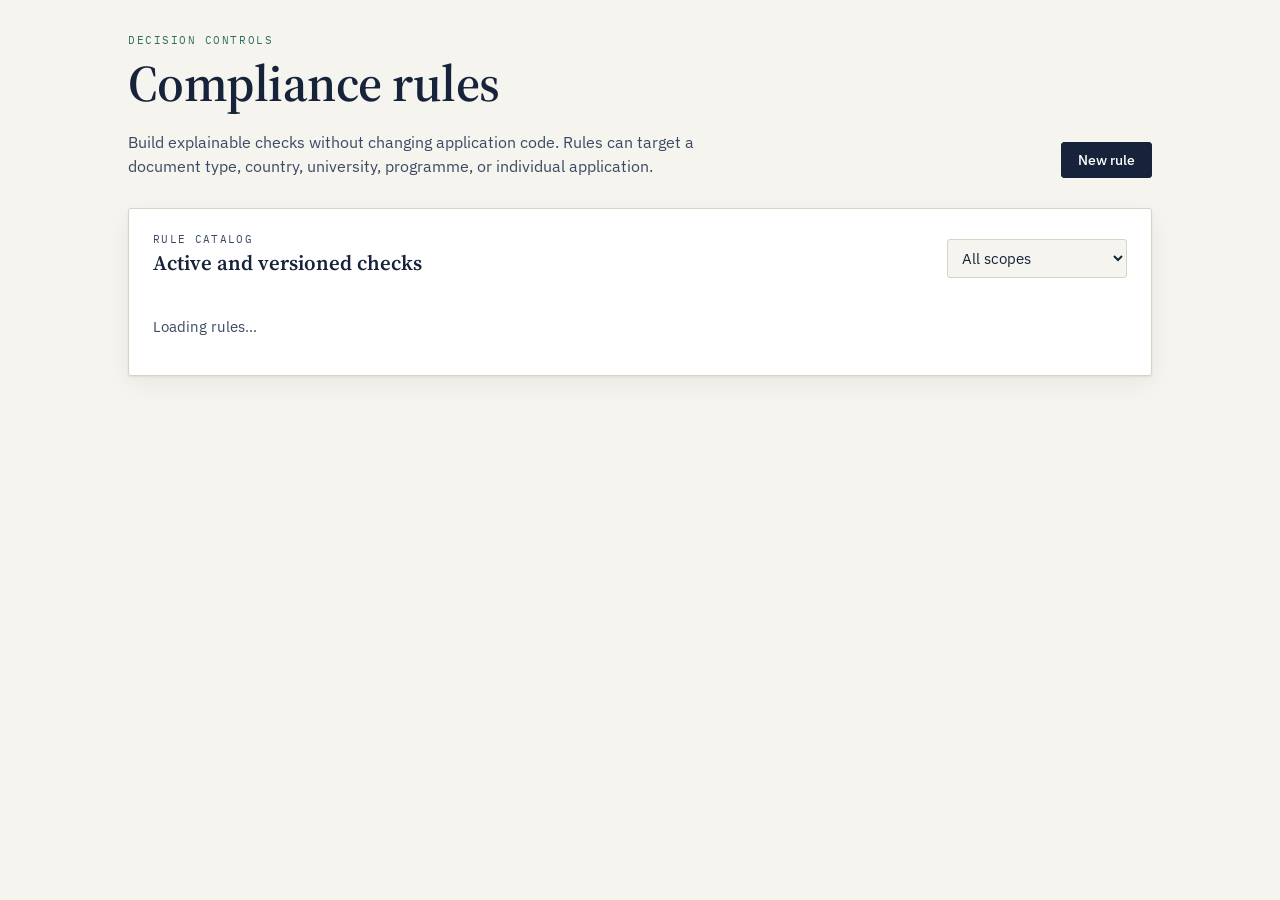
<file: compliance-rules.html>
<!doctype html>
<html lang="en">
<head>
<meta charset="utf-8" />
<meta name="viewport" content="width=device-width, initial-scale=1" />
<title>Compliance rules — Compliance Checker</title>
<link rel="stylesheet" href="assets/style.css" />
</head>
<body>
  <div class="shell">
    <div class="dashboard-hero">
      <div>
        <div class="dashboard-kicker">Decision controls</div>
        <h1>Compliance rules</h1>
        <p>Build explainable checks without changing application code. Rules can target a document type, country, university, programme, or individual application.</p>
      </div>
      <div class="dashboard-hero-action"><button id="new-rule-btn">New rule</button></div>
    </div>
    <div id="notice-slot"></div>

    <section class="panel" id="rule-form-panel" hidden>
      <div class="panel-head"><div><div class="eyebrow" id="form-eyebrow">Rule builder</div><h2 id="form-title">Create a compliance rule</h2></div><button id="close-form-btn" class="secondary">Close</button></div>
      <form id="rule-form">
        <div class="rule-builder-grid">
          <div class="rule-builder-section full">
            <h3>Rule identity</h3>
            <div class="grid-2">
              <div class="field"><label for="rule-name">Rule name</label><input id="rule-name" required placeholder="Passport expiry check" /></div>
              <div class="field"><label for="rule-key">Rule key</label><input id="rule-key" required placeholder="passport_expiry" /></div>
              <div class="field"><label for="rule-scope">Applies to</label><select id="rule-scope"><option value="general">General compliance</option><option value="document_type">Document type</option><option value="country">Country</option><option value="university">University</option><option value="programme">Programme</option><option value="application">Specific application</option></select></div>
              <div class="field" id="target-field" hidden><label for="rule-target">Target</label><select id="rule-target"></select></div>
              <div class="field"><label for="rule-category">Category</label><select id="rule-category"><option>identity</option><option>academic</option><option>financial</option><option>immigration</option><option>english_language</option><option>document_authenticity</option><option>date_consistency</option><option>name_consistency</option><option>address_consistency</option><option>academic_history</option><option>employment_history</option><option>sponsor_consistency</option><option>missing_evidence</option><option>duplicate_documents</option><option>translation</option><option>general</option></select></div>
              <div class="field"><label for="rule-priority">Priority</label><input id="rule-priority" type="number" min="1" step="1" value="100" /></div>
            </div>
          </div>

          <div class="rule-builder-section">
            <h3>When</h3>
            <div class="field"><label for="condition-field">Check</label><select id="condition-field"><option value="required_field">Required field</option><option value="gpa_minimum">Minimum GPA</option><option value="degree_classification">Degree classification</option><option value="english_ielts_minimum">IELTS overall minimum</option><option value="english_band_minimum">IELTS minimum band</option><option value="english_toefl_minimum">TOEFL minimum</option><option value="english_pte_minimum">PTE minimum</option><option value="financial_minimum_balance">Minimum financial balance</option><option value="financial_maintenance_period">Financial maintenance period</option><option value="date_check">Date check</option><option value="expiry_check">Expiry check</option><option value="name_consistency">Name consistency</option><option value="number_consistency">Number consistency</option><option value="minimum_value">Minimum value</option><option value="maximum_value">Maximum value</option><option value="keyword_check">Keyword check</option><option value="content_requirement">Content requirement</option><option value="cross_document">Cross-document comparison</option><option value="ai_interpretation">AI interpretation</option><option value="human_review">Human review required</option></select></div>
            <div class="field"><label for="condition-operator">Condition</label><select id="condition-operator"><option value="equals">Equals</option><option value="not_equals">Does not equal</option><option value="greater_than">Greater than</option><option value="less_than">Less than</option><option value="contains">Contains</option><option value="matches">Matches</option><option value="exists">Exists</option><option value="missing">Is missing</option><option value="must_be_relevant">Must be relevant to selected programme</option></select></div>
            <div class="field"><label for="condition-value">Value or instruction</label><textarea id="condition-value" rows="4" placeholder="Use a threshold such as 3.0, 6.5, £12,000, or a plain-language instruction"></textarea></div>
          </div>

          <div class="rule-builder-section">
            <h3>Then</h3>
            <div class="field"><label for="rule-severity">Priority level</label><select id="rule-severity"><option value="critical">Critical — RED</option><option value="warning">Important — YELLOW</option><option value="info">Informational — GREEN / INFO</option><option value="manual_review">Manual review</option></select></div>
            <div class="field"><label for="action-message">Finding message</label><textarea id="action-message" rows="4" required placeholder="Applicant has an employment gap of more than 6 months. Review the gap and determine whether an explanation is required."></textarea></div>
            <div class="field"><label for="action-recommendation">Recommended next action</label><textarea id="action-recommendation" rows="3" placeholder="Request supporting evidence or explanation."></textarea></div>
          </div>

          <div class="rule-builder-section full">
            <h3>Governance</h3>
            <div class="grid-2">
              <div class="field"><label for="source-type">Rule source</label><select id="source-type"><option value="general_compliance">General compliance rule</option><option value="document_type_requirement">Document type requirement</option><option value="country_requirement">Country requirement</option><option value="university_requirement">University requirement</option><option value="programme_requirement">Programme requirement</option><option value="application_override">Application-specific override</option></select></div>
              <div class="field"><label for="source-reference">Source/reference</label><input id="source-reference" placeholder="Admissions policy URL or internal reference" /></div>
              <div class="field"><label for="effective-from">Effective from</label><input id="effective-from" type="date" /></div>
              <div class="field"><label for="effective-until">Effective until</label><input id="effective-until" type="date" /></div>
              <div class="field"><label for="rule-version">Version</label><input id="rule-version" type="number" min="1" value="1" /></div>
              <div class="field"><label><input id="rule-enabled" type="checkbox" checked style="width:auto; display:inline-block; margin-right:6px;" />Enabled</label></div>
              <div class="field full"><label for="rule-notes">Notes</label><textarea id="rule-notes" rows="3" placeholder="Explain how this rule should be interpreted or maintained."></textarea></div>
            </div>
          </div>
        </div>
        <div class="rule-builder-actions"><button type="button" id="cancel-rule-btn" class="secondary">Cancel</button><button type="submit" id="save-rule-btn">Save rule</button></div>
      </form>
    </section>

    <section class="panel">
      <div class="panel-head"><div><div class="eyebrow">Rule catalog</div><h2>Active and versioned checks</h2></div><div class="field" style="margin:0; min-width:180px;"><select id="filter-scope"><option value="">All scopes</option><option value="general">General</option><option value="document_type">Document type</option><option value="country">Country</option><option value="university">University</option><option value="programme">Programme</option><option value="application">Application</option></select></div></div>
      <div id="rule-list" class="rule-list"><p style="color:var(--ink-soft);">Loading rules…</p></div>
    </section>
  </div>

  <script src="assets/config.js"></script>
  <script type="module">
    import { requireSession, wireTopbar } from "./assets/auth.js";
    import { renderTopbar } from "./assets/topbar.js";
    import { supabase } from "./assets/supabase-client.js";

    renderTopbar("compliance-rules.html");
    const session = await requireSession();
    let userId = null;
    let rules = [];
    let editingId = null;
    const targets = { document_type: [], country: [], university: [], programme: [], application: [] };
    const labelMap = { document_type: "Document type", country: "Country", university: "University", programme: "Programme", application: "Application" };
    const $ = (id) => document.getElementById(id);
    const noticeSlot = $("notice-slot");
    const formPanel = $("rule-form-panel");
    const form = $("rule-form");

    const requestedParams = new URLSearchParams(window.location.search);
    const requestedScope = requestedParams.get("scope");
    const requestedTargetId = requestedParams.get("target_id");
    if (requestedScope && $("filter-scope").querySelector(`option[value="${requestedScope}"]`)) $("filter-scope").value = requestedScope;

    if (session) {
      wireTopbar(session.user.email);
      userId = session.user.id;
      await loadTargets();
      await loadRules();
      $("new-rule-btn").addEventListener("click", () => openForm());
      $("close-form-btn").addEventListener("click", closeForm);
      $("cancel-rule-btn").addEventListener("click", closeForm);
      $("rule-scope").addEventListener("change", updateTargetOptions);
      $("filter-scope").addEventListener("change", renderRules);
      form.addEventListener("submit", saveRule);
    }

    function showNotice(kind, message) { noticeSlot.innerHTML = `<div class="notice ${kind}">${message}</div>`; }
    function esc(value) { return String(value ?? "").replace(/[&<>\"']/g, (c) => ({ "&": "&amp;", "<": "&lt;", ">": "&gt;", '\"': "&quot;", "'": "&#39;" }[c])); }
    function slug(value) { return value.toLowerCase().trim().replace(/[^a-z0-9]+/g, "_").replace(/(^_|_$)/g, ""); }
    function statusClass(severity) { return severity === "critical" ? "critical" : severity === "warning" ? "warning" : severity === "manual_review" ? "info" : "accepted"; }

    async function loadTargets() {
      const queries = await Promise.all([
        supabase.from("document_types").select("id, name").order("name"),
        supabase.from("countries").select("id, name").order("name"),
        supabase.from("universities").select("id, name").order("name"),
        supabase.from("programmes").select("id, name, level").order("name"),
        supabase.from("applications").select("id, intake, students(full_name)").eq("owner_id", userId).order("created_at", { ascending: false }),
      ]);
      const keys = ["document_type", "country", "university", "programme", "application"];
      queries.forEach((result, index) => { targets[keys[index]] = result.data || []; });
      updateTargetOptions();
    }

    function targetLabel(scope, item) {
      if (scope === "programme") return `${item.name}${item.level ? ` · ${item.level}` : ""}`;
      if (scope === "application") return `${item.students?.full_name || "Unnamed student"} · ${item.intake || "Intake TBD"}`;
      return item.name;
    }

    function updateTargetOptions() {
      const scope = $("rule-scope").value;
      const field = $("target-field");
      const select = $("rule-target");
      if (scope === "general") { field.hidden = true; select.innerHTML = ""; return; }
      field.hidden = false;
      select.innerHTML = targets[scope].length ? targets[scope].map((item) => `<option value="${item.id}">${esc(targetLabel(scope, item))}</option>`).join("") : `<option value="">No ${labelMap[scope].toLowerCase()} records yet</option>`;
      if (requestedTargetId && targets[scope].some((item) => item.id === requestedTargetId)) select.value = requestedTargetId;
    }

    async function loadRules() {
      const { data, error } = await supabase.from("compliance_requirements").select("*").order("priority").order("created_at", { ascending: false });
      if (error) { showNotice("error", error.message); return; }
      rules = data || [];
      renderRules();
    }

    function renderRules() {
      const filter = $("filter-scope").value;
      const visible = filter ? rules.filter((rule) => rule.scope === filter) : rules;
      const target = $("rule-list");
      if (!visible.length) { target.innerHTML = `<div class="empty-state">No rules in this scope yet. Create the first rule with the builder above.</div>`; return; }
      target.innerHTML = visible.map((rule) => {
        const action = rule.action_config || {};
        const condition = rule.condition_config || {};
        return `<article class="rule-card ${rule.is_enabled ? "" : "is-disabled"}">
          <div class="rule-card-head"><div><div class="rule-card-title">${esc(rule.name)}</div><div class="rule-card-meta"><span class="badge ${statusClass(rule.severity)}">${esc(rule.severity)}</span><span class="badge info">${esc(rule.scope)}</span><span class="badge info">v${esc(rule.version)}</span><span class="badge ${rule.is_enabled ? "accepted" : "dismissed"}">${rule.is_enabled ? "enabled" : "disabled"}</span></div></div><div class="rule-card-actions"><button class="secondary" data-edit="${rule.id}">Edit</button><button class="secondary" data-toggle="${rule.id}">${rule.is_enabled ? "Disable" : "Enable"}</button><button class="secondary" data-delete="${rule.id}">Delete</button></div></div>
          <p class="rule-card-message">${esc(action.message || rule.name)}</p>
          <div class="rule-card-source">${esc(rule.source_type || "Unspecified source")} · priority ${esc(rule.priority)} · ${esc(condition.field || rule.rule_key)} ${esc(condition.operator || "")} ${esc(condition.value || "")}</div>
        </article>`;
      }).join("");
      target.querySelectorAll("[data-edit]").forEach((button) => button.addEventListener("click", () => openForm(rules.find((rule) => rule.id === button.dataset.edit))));
      target.querySelectorAll("[data-toggle]").forEach((button) => button.addEventListener("click", () => toggleRule(button.dataset.toggle)));
      target.querySelectorAll("[data-delete]").forEach((button) => button.addEventListener("click", () => deleteRule(button.dataset.delete)));
    }

    function openForm(rule = null) {
      editingId = rule?.id || null;
      $("form-title").textContent = rule ? "Edit compliance rule" : "Create a compliance rule";
      $("form-eyebrow").textContent = rule ? "Versioned rule editor" : "Rule builder";
      formPanel.hidden = false;
      if (!rule) { form.reset(); $("rule-priority").value = 100; $("rule-version").value = 1; $("rule-enabled").checked = true; updateTargetOptions(); return; }
      const condition = rule.condition_config || {};
      const action = rule.action_config || {};
      $("rule-name").value = rule.name || ""; $("rule-key").value = rule.rule_key || ""; $("rule-scope").value = rule.scope || "general"; updateTargetOptions(); $("rule-target").value = rule[`${rule.scope}_id`] || "";
      $("rule-category").value = rule.category || "general"; $("rule-priority").value = rule.priority || 100; $("condition-field").value = condition.field || "required_field"; $("condition-operator").value = condition.operator || "equals"; $("condition-value").value = condition.value || "";
      $("rule-severity").value = rule.severity || "critical"; $("action-message").value = action.message || ""; $("action-recommendation").value = action.recommendation || ""; $("source-type").value = rule.source_type || "general_compliance"; $("source-reference").value = rule.source_reference || ""; $("effective-from").value = rule.effective_from || ""; $("effective-until").value = rule.effective_until || ""; $("rule-version").value = rule.version || 1; $("rule-enabled").checked = rule.is_enabled !== false; $("rule-notes").value = rule.notes || "";
    }

    function closeForm() { editingId = null; formPanel.hidden = true; form.reset(); }

    async function saveRule(event) {
      event.preventDefault();
      const scope = $("rule-scope").value;
      const targetId = scope === "general" ? null : $("rule-target").value || null;
      if (scope !== "general" && !targetId) { showNotice("error", `Create a ${labelMap[scope].toLowerCase()} before attaching this rule.`); return; }
      const rule = { owner_id: userId, name: $("rule-name").value.trim(), rule_key: slug($("rule-key").value.trim() || $("rule-name").value), scope, category: $("rule-category").value, severity: $("rule-severity").value, status: $("rule-enabled").checked ? "active" : "inactive", version: Number($("rule-version").value) || 1, effective_from: $("effective-from").value || null, effective_until: $("effective-until").value || null, source_type: $("source-type").value, source_reference: $("source-reference").value.trim() || null, notes: $("rule-notes").value.trim() || null, updated_by: userId, condition_config: { field: $("condition-field").value, operator: $("condition-operator").value, value: $("condition-value").value.trim() || null }, action_config: { severity: $("rule-severity").value, message: $("action-message").value.trim(), recommendation: $("action-recommendation").value.trim() || null }, rule_config: { field: $("condition-field").value, operator: $("condition-operator").value, value: $("condition-value").value.trim() || null }, priority: Number($("rule-priority").value) || 100, is_enabled: $("rule-enabled").checked };
      rule.document_type_id = scope === "document_type" ? targetId : null; rule.country_id = scope === "country" ? targetId : null; rule.university_id = scope === "university" ? targetId : null; rule.programme_id = scope === "programme" ? targetId : null; rule.application_id = scope === "application" ? targetId : null;
      const query = editingId ? supabase.from("compliance_requirements").update(rule).eq("id", editingId) : supabase.from("compliance_requirements").insert(rule);
      const { error } = await query;
      if (error) { showNotice("error", error.message); return; }
      showNotice("ok", editingId ? "Rule updated." : "Rule created."); closeForm(); await loadRules();
    }

    async function toggleRule(id) {
      const rule = rules.find((item) => item.id === id); if (!rule) return;
      const { error } = await supabase.from("compliance_requirements").update({ is_enabled: !rule.is_enabled, status: !rule.is_enabled ? "active" : "inactive", updated_by: userId }).eq("id", id);
      if (error) { showNotice("error", error.message); return; } await loadRules();
    }

    async function deleteRule(id) {
      if (!window.confirm("Delete this rule? This cannot be undone.")) return;
      const { error } = await supabase.from("compliance_requirements").delete().eq("id", id);
      if (error) { showNotice("error", error.message); return; } showNotice("ok", "Rule deleted."); await loadRules();
    }
  </script>
</body>
</html>
</file>
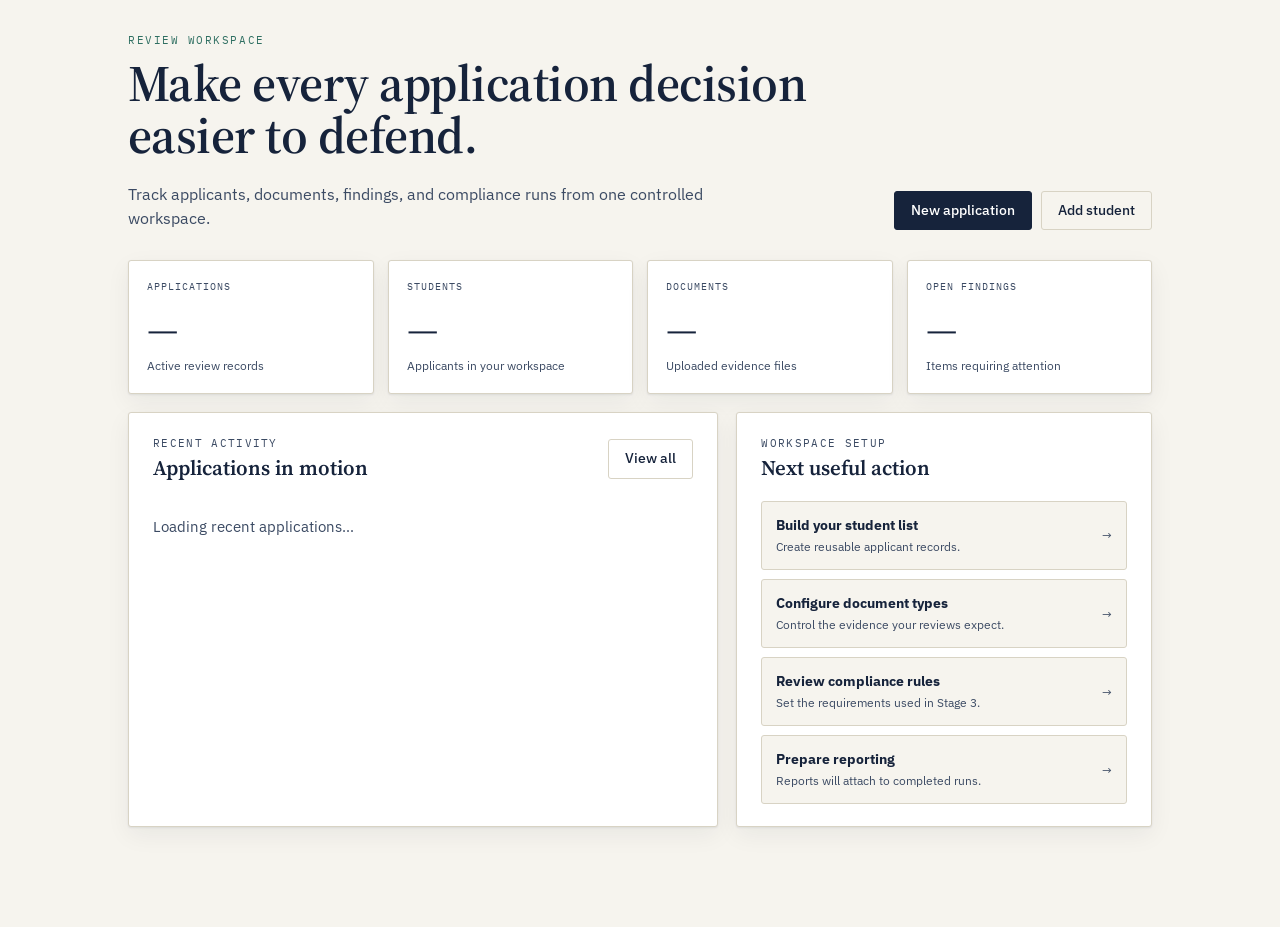
<file: dashboard.html>
<!doctype html>
<html lang="en">
<head>
<meta charset="utf-8" />
<meta name="viewport" content="width=device-width, initial-scale=1" />
<title>Dashboard — Compliance Checker</title>
<link rel="stylesheet" href="assets/style.css" />
</head>
<body>
  <div class="shell">
    <section class="dashboard-hero">
      <div>
        <div class="dashboard-kicker">Review workspace</div>
        <h1>Make every application decision easier to defend.</h1>
        <p>Track applicants, documents, findings, and compliance runs from one controlled workspace.</p>
      </div>
      <div class="dashboard-hero-action">
        <a class="btn" href="applications.html?new=1">New application</a>
        <a class="btn secondary" href="reference-data.html?type=students">Add student</a>
      </div>
    </section>

    <div id="notice-slot"></div>

    <section class="dashboard-grid" aria-label="Workspace summary">
      <article class="metric-card"><div class="metric-label">Applications</div><div class="metric-value" id="metric-applications">—</div><div class="metric-note">Active review records</div></article>
      <article class="metric-card"><div class="metric-label">Students</div><div class="metric-value" id="metric-students">—</div><div class="metric-note">Applicants in your workspace</div></article>
      <article class="metric-card"><div class="metric-label">Documents</div><div class="metric-value" id="metric-documents">—</div><div class="metric-note">Uploaded evidence files</div></article>
      <article class="metric-card"><div class="metric-label">Open findings</div><div class="metric-value" id="metric-findings">—</div><div class="metric-note">Items requiring attention</div></article>
    </section>

    <section class="dashboard-columns">
      <article class="panel dashboard-panel">
        <div class="panel-head"><div><div class="eyebrow">Recent activity</div><h2>Applications in motion</h2></div><a class="btn secondary" href="applications.html">View all</a></div>
        <div id="recent-applications" class="dashboard-list"><p style="color:var(--ink-soft);">Loading recent applications…</p></div>
      </article>
      <article class="panel dashboard-panel">
        <div class="panel-head"><div><div class="eyebrow">Workspace setup</div><h2>Next useful action</h2></div></div>
        <div class="quick-actions">
          <a class="quick-action" href="reference-data.html?type=students"><div><strong>Build your student list</strong><span>Create reusable applicant records.</span></div><span aria-hidden="true">→</span></a>
          <a class="quick-action" href="document-types.html"><div><strong>Configure document types</strong><span>Control the evidence your reviews expect.</span></div><span aria-hidden="true">→</span></a>
          <a class="quick-action" href="compliance-rules.html"><div><strong>Review compliance rules</strong><span>Set the requirements used in Stage 3.</span></div><span aria-hidden="true">→</span></a>
          <a class="quick-action" href="module.html?module=reports"><div><strong>Prepare reporting</strong><span>Reports will attach to completed runs.</span></div><span aria-hidden="true">→</span></a>
        </div>
      </article>
    </section>
  </div>

  <script src="assets/config.js"></script>
  <script type="module">
    import { requireSession, wireTopbar } from "./assets/auth.js";
    import { renderTopbar } from "./assets/topbar.js";
    import { supabase } from "./assets/supabase-client.js";

    renderTopbar("dashboard.html");
    const session = await requireSession();
    if (session) {
      wireTopbar(session.user.email);
      await loadDashboard(session.user.id);
    }

    const noticeSlot = document.getElementById("notice-slot");
    function showNotice(kind, msg) { noticeSlot.innerHTML = `<div class="notice ${kind}">${msg}</div>`; }

    async function countRows(table, userId, ownerColumn = "owner_id") {
      let query = supabase.from(table).select("id", { count: "exact", head: true });
      if (ownerColumn) query = query.eq(ownerColumn, userId);
      const { count, error } = await query;
      if (error) throw error;
      return count || 0;
    }

    async function loadDashboard(userId) {
      try {
        const [applications, students, documents, findings] = await Promise.all([
          countRows("applications", userId),
          countRows("students", userId),
          countRows("documents", userId),
          countRows("compliance_findings", userId, null),
        ]);
        document.getElementById("metric-applications").textContent = applications;
        document.getElementById("metric-students").textContent = students;
        document.getElementById("metric-documents").textContent = documents;
        document.getElementById("metric-findings").textContent = findings;

        const { data, error } = await supabase
          .from("applications")
          .select("id, intake, status, overall_status, updated_at, students(full_name), universities(name), programmes(name)")
          .eq("owner_id", userId)
          .order("updated_at", { ascending: false })
          .limit(5);
        if (error) throw error;
        renderRecentApplications(data || []);
      } catch (err) {
        showNotice("error", err.message || "Could not load workspace summary.");
      }
    }

    function statusClass(status) {
      return status === "green" || status === "yellow" || status === "red" ? status : "grey";
    }

    function renderRecentApplications(applications) {
      const target = document.getElementById("recent-applications");
      if (!applications.length) {
        target.innerHTML = `<div class="empty-state">No applications yet. Start by creating your first review.</div>`;
        return;
      }
      target.innerHTML = applications.map((app) => `
        <div class="dashboard-list-item">
          <div><div class="title">${app.students?.full_name || "Unnamed student"}</div><div class="meta">${app.universities?.name || "No university"} · ${app.programmes?.name || "No programme"} · ${app.intake || "Intake TBD"}</div></div>
          <div class="right"><span class="stamp ${statusClass(app.overall_status)}">${app.overall_status || "not run"}</span><div class="meta"><a href="application.html?id=${app.id}">Open review</a></div></div>
        </div>`).join("");
    }
  </script>
</body>
</html>
</file>
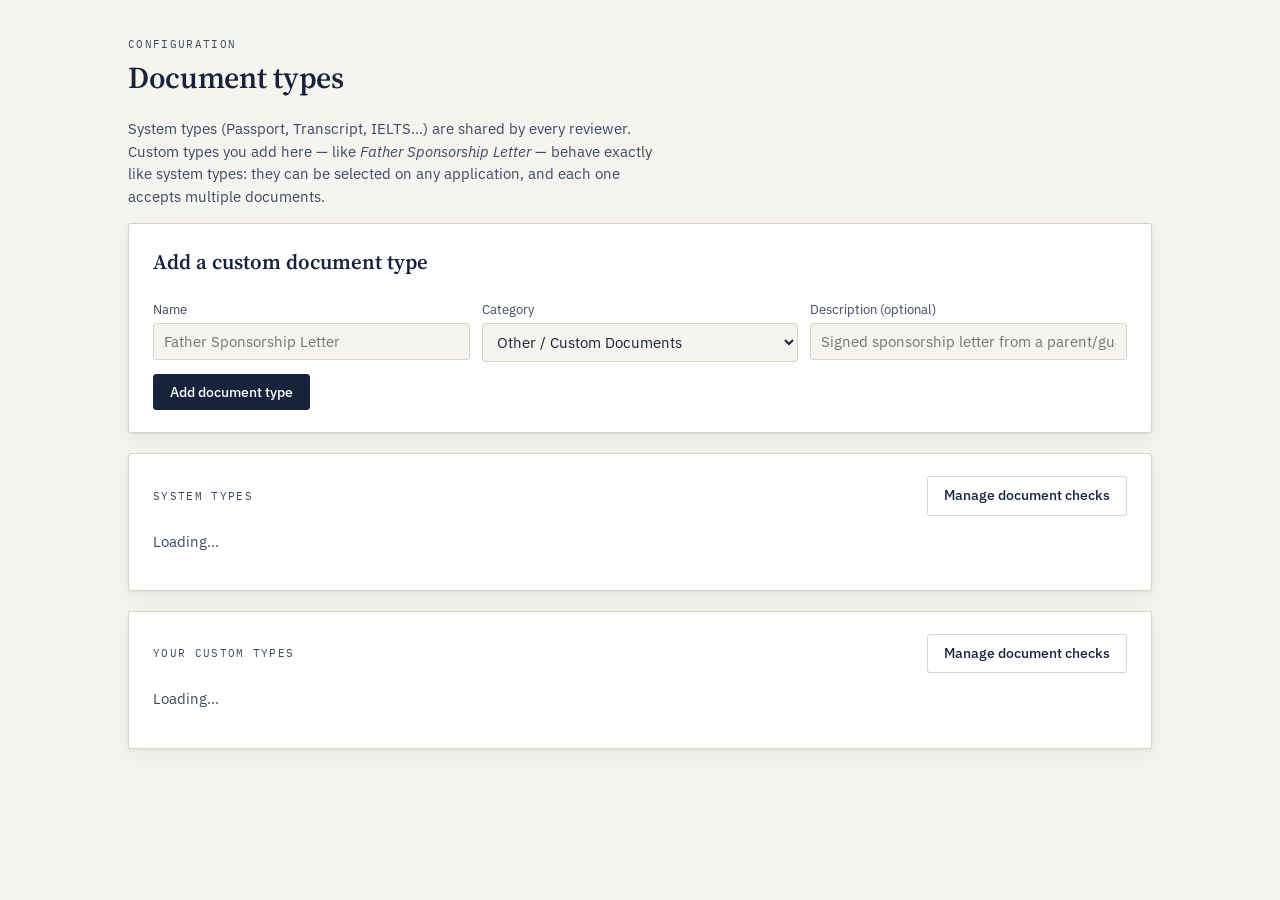
<file: document-types.html>
<!doctype html>
<html lang="en">
<head>
<meta charset="utf-8" />
<meta name="viewport" content="width=device-width, initial-scale=1" />
<title>Document types — Compliance Checker</title>
<link rel="stylesheet" href="assets/style.css" />
</head>
<body>
  <div class="shell">
    <div class="panel-head">
      <div>
        <span class="eyebrow">Configuration</span>
        <h1>Document types</h1>
      </div>
    </div>
    <p style="color:var(--ink-soft); max-width:60ch; margin-top:-8px;">
      System types (Passport, Transcript, IELTS…) are shared by every reviewer. Custom types you add here —
      like <em>Father Sponsorship Letter</em> — behave exactly like system types: they can be selected on any
      application, and each one accepts multiple documents.
    </p>

    <div id="notice-slot"></div>

    <div class="panel">
      <div class="panel-head"><h2>Add a custom document type</h2></div>
      <div class="field-row">
        <div class="field"><label for="dt-name">Name</label><input id="dt-name" placeholder="Father Sponsorship Letter" /></div>
        <div class="field"><label for="dt-category">Category</label><select id="dt-category"><option>Other / Custom Documents</option><option>Identity and Personal Documents</option><option>Academic Documents</option><option>English Language Documents</option><option>CV and Employment Documents</option><option>Financial Documents</option><option>Sponsor Documents</option><option>University Application Documents</option><option>Admission Documents</option><option>Visa and Immigration Documents</option><option>UK-Specific Documents</option><option>Medical Documents</option><option>Legal and Supporting Documents</option><option>Family and Relationship Documents</option><option>Accommodation Documents</option><option>Travel Documents</option><option>Business Documents</option><option>Professional Qualification Documents</option><option>Research and PhD Documents</option><option>Portfolio and Creative Documents</option></select></div>
        <div class="field"><label for="dt-desc">Description (optional)</label><input id="dt-desc" placeholder="Signed sponsorship letter from a parent/guardian" /></div>
      </div>
      <button id="add-dt-btn">Add document type</button>
    </div>

    <div class="panel">
      <div class="panel-head"><span class="eyebrow">System types</span><a class="btn secondary" href="compliance-rules.html?scope=document_type">Manage document checks</a></div>
      <div id="system-list"><p style="color:var(--ink-soft);">Loading…</p></div>
    </div>
    <div class="panel">
      <div class="panel-head"><span class="eyebrow">Your custom types</span><a class="btn secondary" href="compliance-rules.html?scope=document_type">Manage document checks</a></div>
      <div id="custom-list"><p style="color:var(--ink-soft);">Loading…</p></div>
    </div>
  </div>

  <script src="assets/config.js"></script>
  <script type="module">
    import { requireSession, wireTopbar } from "./assets/auth.js";
    import { renderTopbar } from "./assets/topbar.js";
    import { supabase } from "./assets/supabase-client.js";

    renderTopbar("document-types.html");
    const session = await requireSession();
    let userId;
    if (session) {
      wireTopbar(session.user.email);
      userId = session.user.id;
      await loadTypes();
      document.getElementById("add-dt-btn").addEventListener("click", addType);
    }

    const noticeSlot = document.getElementById("notice-slot");
    function showNotice(kind, msg) { noticeSlot.innerHTML = `<div class="notice ${kind}">${msg}</div>`; }

    async function loadTypes() {
      const { data, error } = await supabase.from("document_types").select("id, name, description, category, is_system, required_by_default").order("category").order("name");
      if (error) { showNotice("error", error.message); return; }
      const system = (data || []).filter((t) => t.is_system);
      const custom = (data || []).filter((t) => !t.is_system);

      document.getElementById("system-list").innerHTML = system.length
        ? groupedHtml(system)
        : `<div class="empty-state">No system document types have been seeded yet. Ask an admin to add the standard set (Passport, Transcript, IELTS…), or add them here as custom types.</div>`;

      document.getElementById("custom-list").innerHTML = custom.length
        ? groupedHtml(custom)
        : `<div class="empty-state">No custom document types yet.</div>`;
      document.querySelectorAll("[data-delete-type]").forEach((button) => button.addEventListener("click", () => deleteType(button.dataset.deleteType)));
    }

    function groupedHtml(types) {
      const groups = new Map();
      for (const type of types) { if (!groups.has(type.category || "Other / Custom Documents")) groups.set(type.category || "Other / Custom Documents", []); groups.get(type.category || "Other / Custom Documents").push(type); }
      return [...groups.entries()].map(([category, rows]) => `<section class="panel" style="margin:12px 0; padding:14px;"><div class="eyebrow">${category}</div>${rows.map(rowHtml).join("")}</section>`).join("");
    }

    function rowHtml(t) {
      return `<div class="list-row">
        <div><div class="title">${t.name}${t.required_by_default ? ' <span class="badge critical">required</span>' : ""}</div><div class="meta">${t.description ?? ""}</div></div>
        <div style="display:flex; gap:8px; align-items:center;">${!t.is_system ? `<button class="secondary" style="color:var(--critical, #a33);" data-delete-type="${t.id}">Delete</button>` : ""}<a class="btn secondary" href="compliance-rules.html?scope=document_type&target_id=${t.id}">What to look for</a></div>
      </div>`;
    }

    async function deleteType(typeId) {
      const { data: type, error: typeError } = await supabase.from("document_types").select("id, name, is_system").eq("id", typeId).eq("is_system", false).eq("owner_id", userId).single();
      if (typeError || !type) { showNotice("error", typeError?.message || "Custom document type not found."); return; }
      if (!window.confirm(`Delete custom document type ${type.name}? It must not be used by documents or compliance rules.`)) return;
      const [{ count: documentCount, error: documentError }, { count: ruleCount, error: ruleError }] = await Promise.all([
        supabase.from("documents").select("id", { count: "exact", head: true }).eq("document_type_id", typeId),
        supabase.from("compliance_requirements").select("id", { count: "exact", head: true }).eq("document_type_id", typeId),
      ]);
      if (documentError || ruleError) { showNotice("error", (documentError || ruleError).message); return; }
      if ((documentCount || 0) > 0 || (ruleCount || 0) > 0) { showNotice("error", "This document type cannot be deleted because documents or compliance rules depend on it."); return; }
      const { error } = await supabase.from("document_types").delete().eq("id", typeId).eq("owner_id", userId).eq("is_system", false);
      if (error) { showNotice("error", error.message); return; }
      showNotice("ok", `${type.name} deleted.`);
      await loadTypes();
    }

    async function addType() {
      const name = document.getElementById("dt-name").value.trim();
      const category = document.getElementById("dt-category").value;
      const description = document.getElementById("dt-desc").value.trim() || null;
      if (!name) { showNotice("error", "Name is required."); return; }
      const { error } = await supabase.from("document_types").insert({
        owner_id: userId, name, category, description, is_system: false,
      });
      if (error) { showNotice("error", error.message); return; }
      document.getElementById("dt-name").value = "";
      document.getElementById("dt-desc").value = "";
      showNotice("ok", `"${name}" added. It now behaves like any other document type on your applications.`);
      await loadTypes();
    }
  </script>
</body>
</html>
</file>
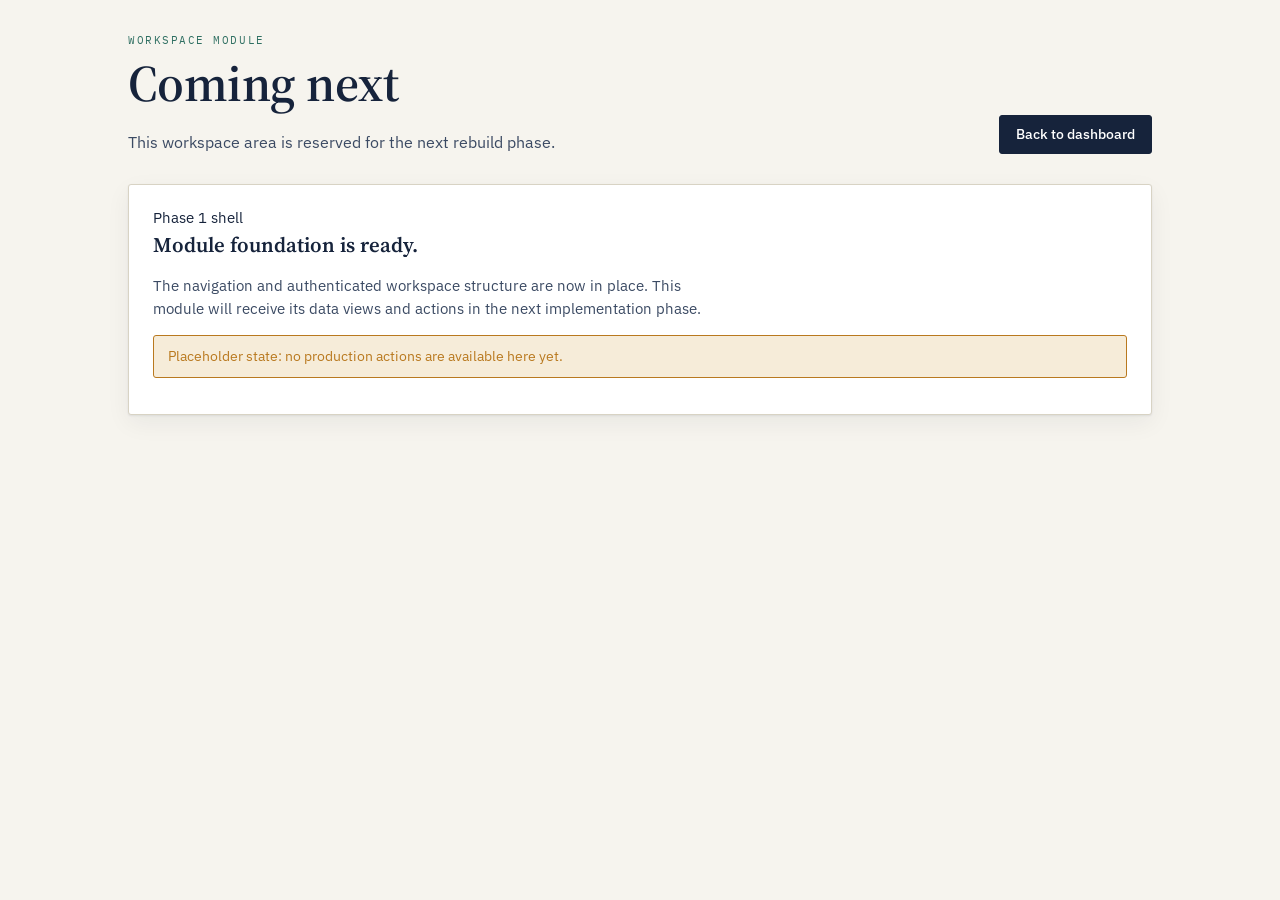
<file: module.html>
<!doctype html>
<html lang="en">
<head>
<meta charset="utf-8" />
<meta name="viewport" content="width=device-width, initial-scale=1" />
<title>Workspace module — Compliance Checker</title>
<link rel="stylesheet" href="assets/style.css" />
</head>
<body>
  <div class="shell">
    <div class="dashboard-hero">
      <div>
        <div class="dashboard-kicker" id="module-kicker">Workspace module</div>
        <h1 id="module-title">Coming next</h1>
        <p id="module-description">This workspace area is reserved for the next rebuild phase.</p>
      </div>
      <div class="dashboard-hero-action"><a class="btn" href="dashboard.html">Back to dashboard</a></div>
    </div>
    <div class="panel">
      <div class="eyebrow">Phase 1 shell</div>
      <h2 id="module-panel-title">Module foundation is ready.</h2>
      <p style="max-width:62ch; color:var(--ink-soft);">The navigation and authenticated workspace structure are now in place. This module will receive its data views and actions in the next implementation phase.</p>
      <div class="notice queue">Placeholder state: no production actions are available here yet.</div>
    </div>
  </div>
  <script src="assets/config.js"></script>
  <script type="module">
    import { requireSession, wireTopbar } from "./assets/auth.js";
    import { renderTopbar } from "./assets/topbar.js";

    const labels = {
      students: ["Students", "Applicant records", "Manage reusable student profiles and contact details."],
      universities: ["Universities", "Reference data", "Manage institutions and their application requirements."],
      countries: ["Countries", "Reference data", "Manage country-level compliance requirements."],
      programmes: ["Programmes", "Reference data", "Manage programmes, levels, and programme-specific rules."],
      "compliance-rules": ["Compliance rules", "Decision controls", "Configure the deterministic checks used by application reviews."],
      reports: ["Reports", "Review outputs", "Generate and archive structured compliance reports."],
      settings: ["Settings", "Workspace settings", "Manage workspace configuration and integrations."],
    };
    const key = new URLSearchParams(window.location.search).get("module") || "workspace";
    const [title, kicker, description] = labels[key] || ["Workspace module", "Workspace module", "This workspace area is reserved for the next rebuild phase."];
    document.title = `${title} — Compliance Checker`;
    document.getElementById("module-title").textContent = title;
    document.getElementById("module-kicker").textContent = kicker;
    document.getElementById("module-description").textContent = description;
    document.getElementById("module-panel-title").textContent = `${title} foundation is ready.`;

    renderTopbar(`module.html?module=${key}`);
    const session = await requireSession();
    if (session) wireTopbar(session.user.email);
  </script>
</body>
</html>
</file>
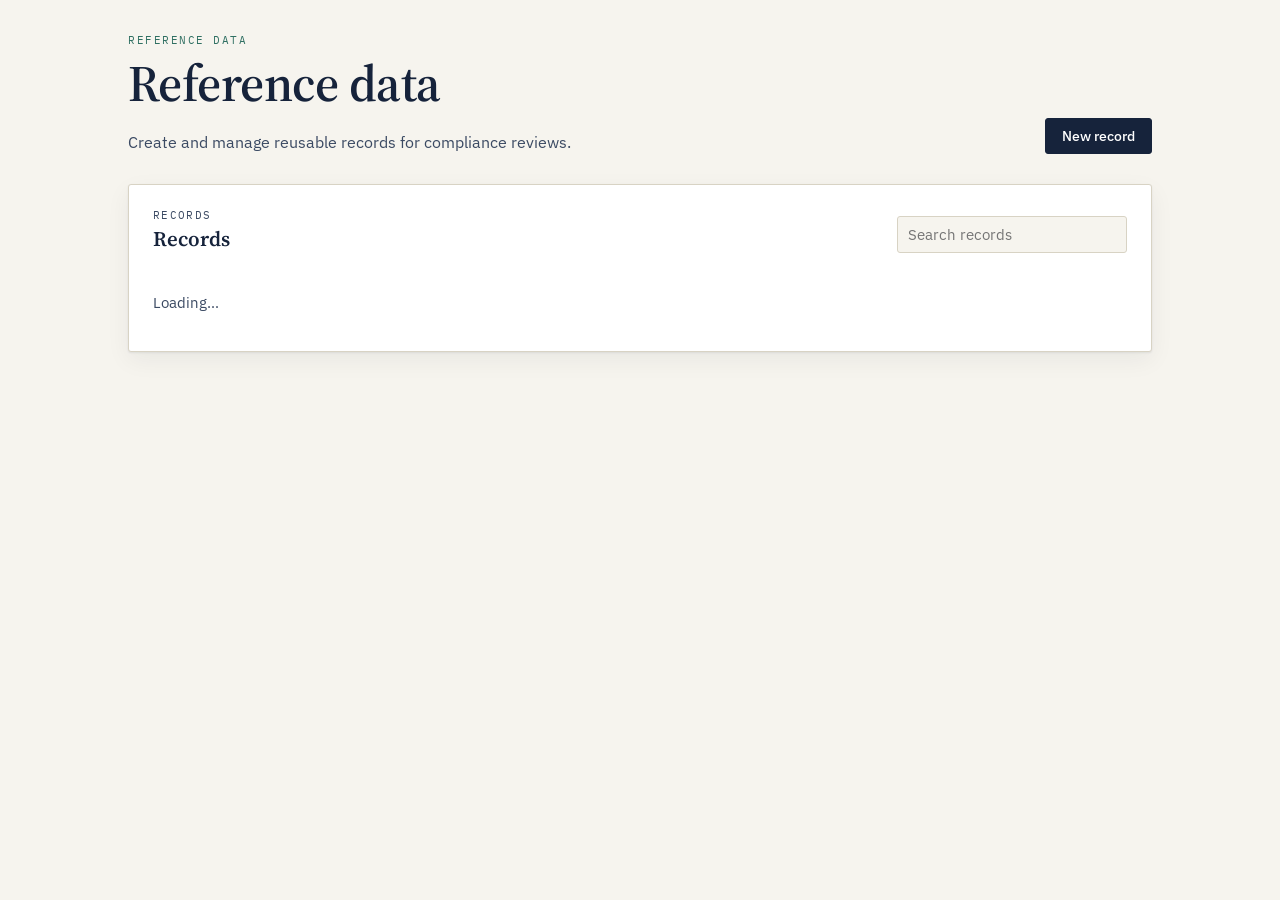
<file: reference-data.html>
<!doctype html>
<html lang="en">
<head>
<meta charset="utf-8" />
<meta name="viewport" content="width=device-width, initial-scale=1" />
<title>Reference data — Compliance Checker</title>
<link rel="stylesheet" href="assets/style.css" />
</head>
<body>
  <div class="shell">
    <div class="dashboard-hero">
      <div><div class="dashboard-kicker" id="page-kicker">Reference data</div><h1 id="page-title">Reference data</h1><p id="page-description">Create and manage reusable records for compliance reviews.</p></div>
      <div class="dashboard-hero-action"><button id="new-record-btn">New record</button></div>
    </div>
    <div id="notice-slot"></div>

    <section class="panel" id="record-form-panel" hidden>
      <div class="panel-head"><div><div class="eyebrow">Record editor</div><h2 id="form-title">Create record</h2></div><button id="close-form-btn" class="secondary">Close</button></div>
      <form id="record-form"><div id="dynamic-fields" class="rule-builder-grid"></div><div class="rule-builder-actions"><button type="button" id="cancel-record-btn" class="secondary">Cancel</button><button type="submit">Save record</button></div></form>
    </section>

    <section class="panel"><div class="panel-head"><div><div class="eyebrow" id="list-kicker">Records</div><h2 id="list-title">Records</h2></div><input id="search-input" style="max-width:230px;" placeholder="Search records" /></div><div id="record-list" class="dashboard-list"><p style="color:var(--ink-soft);">Loading…</p></div></section>
  </div>

  <script src="assets/config.js"></script>
  <script type="module">
    import { requireSession, wireTopbar } from "./assets/auth.js";
    import { renderTopbar } from "./assets/topbar.js";
    import { supabase } from "./assets/supabase-client.js";

    const configs = {
      students: { table: "students", title: "Students", singular: "student", kicker: "Applicant records", description: "Create reusable applicant profiles and keep identity details consistent across applications.", fields: [{ key: "full_name", label: "Full name", type: "text", required: true }, { key: "date_of_birth", label: "Date of birth", type: "date" }, { key: "nationality", label: "Nationality", type: "text" }, { key: "passport_number", label: "Passport number", type: "text" }, { key: "email", label: "Email", type: "email" }, { key: "phone", label: "Phone", type: "text" }, { key: "address", label: "Address", type: "text" }] },
      countries: { table: "countries", title: "Countries", singular: "country", kicker: "Reference data", description: "Define country-level compliance context and visa-related requirements.", fields: [{ key: "name", label: "Country name", type: "text", required: true }, { key: "code", label: "Country code", type: "text" }, { key: "requirements_notes", label: "Requirements notes", type: "textarea", full: true }] },
      universities: { table: "universities", title: "Universities", singular: "university", kicker: "Reference data", description: "Manage institutions and the requirements that apply across their programmes.", fields: [{ key: "name", label: "University name", type: "text", required: true }, { key: "country_id", label: "Country", type: "select", source: "countries", required: true }, { key: "requirements_notes", label: "Requirements notes", type: "textarea", full: true }] },
      programmes: { table: "programmes", title: "Programmes", singular: "programme", kicker: "Reference data", description: "Manage programmes, study levels, and programme-specific requirements.", fields: [{ key: "name", label: "Programme name", type: "text", required: true }, { key: "university_id", label: "University", type: "select", source: "universities", required: true }, { key: "level", label: "Study level", type: "select", options: ["Bachelor's / BSc", "Master's / MSc", "PhD", "MBA", "LLM", "MA", "MPhil", "Foundation", "Pre-Master's", "Other"] }, { key: "requirements_notes", label: "Requirements notes", type: "textarea", full: true }] },
    };

    const type = new URLSearchParams(window.location.search).get("type") || "students";
    const config = configs[type] || configs.students;
    document.title = `${config.title} — Compliance Checker`;
    document.getElementById("page-kicker").textContent = config.kicker;
    document.getElementById("page-title").textContent = config.title;
    document.getElementById("page-description").textContent = config.description;
    document.getElementById("list-kicker").textContent = config.title;
    document.getElementById("list-title").textContent = `Manage ${config.title.toLowerCase()}`;
    renderTopbar(`reference-data.html?type=${type}`);

    const session = await requireSession();
    let userId = null;
    let records = [];
    let editingId = null;
    let requirementDocumentTypes = [];
    const $ = (id) => document.getElementById(id);
    const noticeSlot = $("notice-slot");
    const formPanel = $("record-form-panel");

    if (session) {
      wireTopbar(session.user.email);
      userId = session.user.id;
      await buildFields();
      await loadRecords();
      $("new-record-btn").addEventListener("click", () => openForm());
      $("close-form-btn").addEventListener("click", closeForm);
      $("cancel-record-btn").addEventListener("click", closeForm);
      $("record-form").addEventListener("submit", saveRecord);
      $("search-input").addEventListener("input", renderRecords);
    }

    function showNotice(kind, message) { noticeSlot.innerHTML = `<div class="notice ${kind}">${message}</div>`; }
    function esc(value) { return String(value ?? "").replace(/[&<>\"']/g, (c) => ({ "&": "&amp;", "<": "&lt;", ">": "&gt;", '\"': "&quot;", "'": "&#39;" }[c])); }
    function notesFor(record) { return record.requirements?.notes || ""; }

    async function buildFields() {
      const sourceCache = {};
      const fieldHtml = [];
      for (const field of config.fields) {
        let input = "";
        if (field.type === "textarea") input = `<textarea id="field-${field.key}" rows="4" placeholder="Add structured guidance, source notes, deadlines, and exceptions."></textarea>`;
        else if (field.type === "select") {
          if (!sourceCache[field.source]) { const { data } = await supabase.from(field.source).select("id, name").order("name"); sourceCache[field.source] = data || []; }
          input = `<select id="field-${field.key}"><option value="">Select a value</option>${sourceCache[field.source].map((item) => `<option value="${item.id}">${esc(item.name)}</option>`).join("")}</select>`;
        } else if (field.options) input = `<select id="field-${field.key}"><option value="">Select a level</option>${field.options.map((option) => `<option value="${esc(option)}">${esc(option)}</option>`).join("")}</select>`;
        else input = `<input id="field-${field.key}" type="${field.type}" />`;
        fieldHtml.push(`<div class="field ${field.full ? "full" : ""}"><label for="field-${field.key}">${field.label}${field.required ? " *" : ""}</label>${input}</div>`);
      }
      if (["countries", "universities", "programmes"].includes(type)) {
        const { data } = await supabase.from("document_types").select("id, name, category").order("category").order("name");
        requirementDocumentTypes = data || [];
        fieldHtml.push(`<div class="field full"><label>Required document types</label><div class="requirements-doc-grid">${requirementDocumentTypes.map((item) => `<label class="check-row"><input type="checkbox" data-required-document="${item.id}" /> <span>${esc(item.name)}</span></label>`).join("")}</div><small style="color:var(--ink-soft);">These requirements are merged with the other selected entities when a compliance check runs.</small></div>`);
        fieldHtml.push(`<div class="field"><label for="requirement-min-ielts">Minimum IELTS overall score</label><input id="requirement-min-ielts" type="number" min="0" max="9" step="0.5" placeholder="Optional" /></div>`);
        fieldHtml.push(`<div class="field"><label for="requirement-passport-months">Minimum passport validity (months)</label><input id="requirement-passport-months" type="number" min="0" step="1" placeholder="Optional" /></div>`);
        fieldHtml.push(`<div class="field"><label for="requirement-min-gpa">Minimum GPA</label><input id="requirement-min-gpa" type="number" min="0" step="0.01" placeholder="Optional" /></div>`);
      }
      $("dynamic-fields").innerHTML = fieldHtml.join("");
    }

    async function loadRecords() {
      let query = supabase.from(config.table).select("*").order(config.table === "students" ? "full_name" : "name");
      if (config.table === "students") query = query.eq("owner_id", userId);
      const { data, error } = await query;
      if (error) { showNotice("error", error.message); return; }
      records = data || [];
      renderRecords();
    }

    function labelFor(record) {
      if (config.table === "students") return record.full_name;
      return record.name;
    }

    function metaFor(record) {
      if (config.table === "students") return [record.nationality, record.passport_number, record.email].filter(Boolean).join(" · ") || "No contact details";
      if (config.table === "countries") return [record.code, notesFor(record) ? "requirements notes" : null].filter(Boolean).join(" · ") || "No code or requirements notes";
      if (config.table === "universities") return `${record.country_id ? "Country linked" : "Country not set"}${notesFor(record) ? " · requirements notes" : ""}`;
      return `${record.level || "Study level not set"}${record.university_id ? " · university linked" : ""}${notesFor(record) ? " · requirements notes" : ""}`;
    }

    function renderRecords() {
      const needle = $("search-input").value.toLowerCase().trim();
      const visible = records.filter((record) => `${labelFor(record)} ${metaFor(record)}`.toLowerCase().includes(needle));
      const target = $("record-list");
      if (!visible.length) { target.innerHTML = `<div class="empty-state">No ${config.title.toLowerCase()} found. Create the first record above.</div>`; return; }
      target.innerHTML = visible.map((record) => `<div class="dashboard-list-item"><div><div class="title">${esc(labelFor(record))}</div><div class="meta">${esc(metaFor(record))}</div></div><div class="right"><button class="secondary" data-edit="${record.id}">Edit</button>${config.table === "students" ? `<button class="secondary" style="color:var(--critical, #a33);" data-delete="${record.id}">Delete</button>` : ""}</div></div>`).join("");
      target.querySelectorAll("[data-edit]").forEach((button) => button.addEventListener("click", () => openForm(records.find((record) => record.id === button.dataset.edit))));
      target.querySelectorAll("[data-delete]").forEach((button) => button.addEventListener("click", () => deleteRecord(button.dataset.delete)));
    }

    function openForm(record = null) {
      editingId = record?.id || null;
      $("form-title").textContent = record ? `Edit ${config.singular}` : `Create ${config.singular}`;
      formPanel.hidden = false;
      for (const field of config.fields) {
        const element = $(`field-${field.key}`);
        if (!element) continue;
        element.value = field.key === "requirements_notes" ? notesFor(record || {}) : (record?.[field.key] || "");
      }
      const requirementSet = record?.requirements || {};
      document.querySelectorAll("[data-required-document]").forEach((checkbox) => { checkbox.checked = (requirementSet.requiredDocumentTypes || []).includes(checkbox.dataset.requiredDocument); });
      if ($("requirement-min-ielts")) $("requirement-min-ielts").value = requirementSet.minIeltsScore ?? "";
      if ($("requirement-passport-months")) $("requirement-passport-months").value = requirementSet.minPassportValidityMonths ?? "";
      if ($("requirement-min-gpa")) $("requirement-min-gpa").value = requirementSet.minGpa ?? "";
    }

    function closeForm() { editingId = null; formPanel.hidden = true; $("record-form").reset(); }

    async function deleteRecord(recordId) {
      const record = records.find((item) => item.id === recordId);
      if (!record || config.table !== "students") return;
      if (!window.confirm(`Delete ${record.full_name}? Students with applications or uploaded documents cannot be deleted.`)) return;
      const [{ count: applicationCount, error: applicationError }, { count: documentCount, error: documentError }] = await Promise.all([
        supabase.from("applications").select("id", { count: "exact", head: true }).eq("student_id", recordId),
        supabase.from("documents").select("id", { count: "exact", head: true }).eq("student_id", recordId),
      ]);
      if (applicationError || documentError) { showNotice("error", (applicationError || documentError).message); return; }
      if ((applicationCount || 0) > 0 || (documentCount || 0) > 0) { showNotice("error", "This student cannot be deleted because applications or uploaded documents depend on the record."); return; }
      const { error } = await supabase.from("students").delete().eq("id", recordId).eq("owner_id", userId);
      if (error) { showNotice("error", error.message); return; }
      showNotice("ok", `${record.full_name} deleted.`);
      await loadRecords();
    }

    async function saveRecord(event) {
      event.preventDefault();
      const payload = {};
      for (const field of config.fields) { const value = $(`field-${field.key}`).value.trim(); if (field.required && !value) { showNotice("error", `${field.label} is required.`); return; } if (field.key !== "requirements_notes") payload[field.key] = value || null; }
      const notes = $("field-requirements_notes")?.value.trim() || "";
      if (["countries", "universities", "programmes"].includes(type)) {
        const requiredDocumentTypes = [...document.querySelectorAll("[data-required-document]:checked")].map((checkbox) => checkbox.dataset.requiredDocument);
        const numberOrNull = (id) => { const value = $(id)?.value.trim(); return value === "" ? null : Number(value); };
        payload.requirements = { requiredDocumentTypes, minIeltsScore: numberOrNull("requirement-min-ielts"), minPassportValidityMonths: numberOrNull("requirement-passport-months"), minGpa: numberOrNull("requirement-min-gpa"), notes };
      }
      if (!editingId) payload.owner_id = userId;
      const query = editingId ? supabase.from(config.table).update(payload).eq("id", editingId) : supabase.from(config.table).insert(payload);
      const { error } = await query;
      if (error) { showNotice("error", error.message); return; }
      showNotice("ok", `${config.singular[0].toUpperCase() + config.singular.slice(1)} saved.`); closeForm(); await loadRecords();
    }
  </script>
</body>
</html>
</file>
<file: assets/style.css>
@import url('https://fonts.googleapis.com/css2?family=Source+Serif+4:opsz,wght@8..60,500;8..60,600;8..60,700&family=IBM+Plex+Sans:wght@400;500;600&family=IBM+Plex+Mono:wght@400;500&display=swap');

:root {
  --ink: #16233b;
  --ink-soft: #3b4a63;
  --paper: #f6f4ee;
  --paper-raised: #ffffff;
  --line: #d8d3c4;
  --verdigris: #2f6f62;
  --verdigris-soft: #e4efec;
  --amber: #b9791f;
  --amber-soft: #f6ecd9;
  --rust: #a63d2c;
  --rust-soft: #f7e4de;
  --radius: 3px;
  --shadow: 0 1px 2px rgba(22, 35, 59, 0.08), 0 8px 24px rgba(22, 35, 59, 0.06);
  --font-display: 'Source Serif 4', Georgia, serif;
  --font-body: 'IBM Plex Sans', -apple-system, BlinkMacSystemFont, sans-serif;
  --font-mono: 'IBM Plex Mono', ui-monospace, SFMono-Regular, Menlo, monospace;
}

* { box-sizing: border-box; }

body {
  margin: 0;
  background: var(--paper);
  color: var(--ink);
  font-family: var(--font-body);
  font-size: 15px;
  line-height: 1.5;
}

a { color: var(--verdigris); }

h1, h2, h3 { font-family: var(--font-display); font-weight: 600; margin: 0 0 0.4em; color: var(--ink); }
h1 { font-size: 1.9rem; letter-spacing: -0.01em; }
h2 { font-size: 1.3rem; }
h3 { font-size: 1.05rem; }

.mono { font-family: var(--font-mono); }

/* ---- Shell / chrome ---- */
.topbar {
  display: flex; align-items: center; justify-content: space-between;
  padding: 14px 28px; border-bottom: 1px solid var(--line);
  background: var(--paper-raised);
}
.topbar .brand { display: flex; align-items: baseline; gap: 10px; }
.topbar .brand .mark {
  font-family: var(--font-mono); font-size: 11px; letter-spacing: 0.14em;
  color: var(--verdigris); border: 1px solid var(--verdigris); padding: 2px 6px; border-radius: var(--radius);
}
.topbar .brand .name { font-family: var(--font-display); font-weight: 600; font-size: 1.1rem; }
.topbar nav { display: flex; gap: 18px; align-items: center; font-size: 0.9rem; }
.topbar nav a { color: var(--ink-soft); text-decoration: none; }
.topbar nav a:hover, .topbar nav a.active { color: var(--ink); text-decoration: underline; }
.topbar .who { font-size: 0.82rem; color: var(--ink-soft); }

.shell { max-width: 1080px; margin: 0 auto; padding: 32px 28px 80px; }

/* ---- Cards / panels ---- */
.panel {
  background: var(--paper-raised); border: 1px solid var(--line); border-radius: var(--radius);
  padding: 22px 24px; margin-bottom: 20px; box-shadow: var(--shadow);
}
.panel-head { display: flex; align-items: center; justify-content: space-between; margin-bottom: 14px; gap: 12px; flex-wrap: wrap; }
.panel-head .eyebrow { font-family: var(--font-mono); font-size: 11px; letter-spacing: 0.12em; text-transform: uppercase; color: var(--ink-soft); }

.grid-2 { display: grid; grid-template-columns: 1fr 1fr; gap: 14px; }
@media (max-width: 720px) { .grid-2 { grid-template-columns: 1fr; } }

/* ---- Forms ---- */
label { display: block; font-size: 0.82rem; color: var(--ink-soft); margin-bottom: 4px; }
input, select, textarea {
  width: 100%; font-family: var(--font-body); font-size: 0.92rem; padding: 8px 10px;
  border: 1px solid var(--line); border-radius: var(--radius); background: var(--paper);
  color: var(--ink);
}
input:focus, select:focus, textarea:focus { outline: 2px solid var(--verdigris); outline-offset: 1px; }
.field { margin-bottom: 12px; }
.field-row { display: flex; gap: 12px; flex-wrap: wrap; }
.field-row > .field { flex: 1; min-width: 160px; }
.requirements-doc-grid { display: grid; grid-template-columns: repeat(3, minmax(180px, 1fr)); gap: 6px 12px; max-height: 260px; overflow: auto; padding: 10px; border: 1px solid var(--line); border-radius: var(--radius); background: var(--paper); }
.requirements-doc-grid .check-row { display: flex; align-items: flex-start; gap: 6px; margin: 0; font-size: 0.78rem; }
.requirements-doc-grid input { width: auto; margin-top: 3px; }
@media (max-width: 720px) { .requirements-doc-grid { grid-template-columns: 1fr 1fr; } }

button, .btn {
  font-family: var(--font-body); font-weight: 500; font-size: 0.88rem; cursor: pointer;
  padding: 8px 16px; border-radius: var(--radius); border: 1px solid var(--ink);
  background: var(--ink); color: var(--paper-raised); text-decoration: none; display: inline-block;
}
button:hover, .btn:hover { background: #0e1830; }
button.secondary, .btn.secondary { background: transparent; color: var(--ink); border-color: var(--line); }
button.secondary:hover, .btn.secondary:hover { border-color: var(--ink); background: transparent; }
button.danger { background: var(--rust); border-color: var(--rust); }
button:disabled { opacity: 0.5; cursor: not-allowed; }

/* ---- Stamp (signature element): compliance verdict ---- */
.stamp {
  display: inline-flex; align-items: center; justify-content: center; gap: 8px;
  font-family: var(--font-mono); font-size: 12px; letter-spacing: 0.1em; text-transform: uppercase;
  padding: 7px 14px; border-radius: 999px; border: 2px solid currentColor; transform: rotate(-2deg);
}
.stamp.green { color: var(--verdigris); background: var(--verdigris-soft); }
.stamp.yellow { color: var(--amber); background: var(--amber-soft); }
.stamp.red { color: var(--rust); background: var(--rust-soft); }
.stamp.grey { color: var(--ink-soft); background: #ececec; }

/* ---- Badges ---- */
.badge {
  display: inline-block; font-family: var(--font-mono); font-size: 10.5px; letter-spacing: 0.06em;
  text-transform: uppercase; padding: 2px 8px; border-radius: 999px; border: 1px solid currentColor;
}
.badge.critical { color: var(--rust); background: var(--rust-soft); }
.badge.warning { color: var(--amber); background: var(--amber-soft); }
.badge.info { color: var(--ink-soft); background: #ececec; }
.badge.open { color: var(--rust); }
.badge.resolved, .badge.accepted { color: var(--verdigris); }
.badge.dismissed { color: var(--ink-soft); }

/* ---- Tables / lists ---- */
table { width: 100%; border-collapse: collapse; font-size: 0.88rem; }
th, td { text-align: left; padding: 9px 10px; border-bottom: 1px solid var(--line); vertical-align: top; }
th { font-family: var(--font-mono); font-size: 10.5px; letter-spacing: 0.08em; text-transform: uppercase; color: var(--ink-soft); }
tr:hover td { background: rgba(22, 35, 59, 0.02); }

.list-row {
  display: flex; align-items: center; justify-content: space-between; gap: 12px;
  padding: 12px 0; border-bottom: 1px solid var(--line);
}
.list-row:last-child { border-bottom: none; }
.list-row .title { font-weight: 500; }
.list-row .meta { font-size: 0.8rem; color: var(--ink-soft); }

/* ---- Doc type / upload blocks ---- */
.doctype-block { border: 1px solid var(--line); border-radius: var(--radius); padding: 14px 16px; margin-bottom: 12px; background: var(--paper); }
.doctype-block .doctype-head { display: flex; justify-content: space-between; align-items: baseline; margin-bottom: 8px; }
.doctype-block .count { font-family: var(--font-mono); font-size: 11px; color: var(--ink-soft); }
.doc-file-row { display: flex; align-items: center; justify-content: space-between; padding: 6px 0; border-top: 1px dashed var(--line); font-size: 0.86rem; }
.doc-file-row:first-of-type { border-top: none; }

.empty-state {
  border: 1px dashed var(--line); border-radius: var(--radius); padding: 28px; text-align: center;
  color: var(--ink-soft); font-size: 0.9rem;
}

.notice { padding: 10px 14px; border-radius: var(--radius); font-size: 0.85rem; margin-bottom: 14px; }
.notice.error { background: var(--rust-soft); color: var(--rust); border: 1px solid var(--rust); }
.notice.ok { background: var(--verdigris-soft); color: var(--verdigris); border: 1px solid var(--verdigris); }
.notice.queue { background: var(--amber-soft); color: var(--amber); border: 1px solid var(--amber); }

.evidence-json {
  font-family: var(--font-mono); font-size: 11.5px; background: var(--paper); border: 1px solid var(--line);
  border-radius: var(--radius); padding: 8px 10px; white-space: pre-wrap; word-break: break-word; margin: 0;
}

.footer-note { margin-top: 28px; font-size: 0.78rem; color: var(--ink-soft); text-align: center; }

/* ---- Authenticated workspace shell ---- */
.workspace-sidebar {
  position: fixed; inset: 0 auto 0 0; z-index: 20; width: 250px; display: flex; flex-direction: column;
  padding: 22px 16px 18px; background: #132039; color: #eef3ef; box-shadow: 8px 0 28px rgba(22, 35, 59, 0.12);
}
.workspace-brand { display: flex; align-items: center; gap: 10px; padding: 0 10px 24px; border-bottom: 1px solid rgba(255,255,255,0.14); }
.workspace-brand .mark { font-family: var(--font-mono); font-size: 10px; letter-spacing: 0.12em; color: #b9d8cd; border: 1px solid #6fa795; padding: 3px 5px; border-radius: var(--radius); }
.workspace-brand strong, .workspace-brand span { display: block; }
.workspace-brand strong { font-family: var(--font-display); font-size: 1.05rem; font-weight: 600; }
.workspace-brand div span { margin-top: 1px; color: #9eafbf; font-size: 0.72rem; }
.workspace-section-label { margin: 24px 10px 8px; color: #8292a7; font-family: var(--font-mono); font-size: 10px; letter-spacing: 0.14em; text-transform: uppercase; }
.workspace-nav { display: grid; gap: 3px; }
.workspace-nav-link { display: flex; align-items: center; gap: 10px; padding: 9px 10px; border-radius: 4px; color: #b9c5d3; text-decoration: none; font-size: 0.86rem; transition: background 160ms ease-out, color 160ms ease-out, transform 160ms ease-out; }
.workspace-nav-link:hover { color: #ffffff; background: rgba(255,255,255,0.08); transform: translateX(2px); }
.workspace-nav-link.active { color: #ffffff; background: #2d6c60; box-shadow: inset 3px 0 #a9d6c6; }
.nav-icon { width: 18px; color: #8fc1b2; font-family: var(--font-mono); text-align: center; font-size: 0.9rem; }
.workspace-sidebar-footer { margin-top: auto; display: grid; gap: 14px; }
.workspace-status { padding: 0 10px; color: #8292a7; font-family: var(--font-mono); font-size: 10px; letter-spacing: 0.04em; }
.status-dot { display: inline-block; width: 7px; height: 7px; margin-right: 5px; border-radius: 50%; background: #69b69d; box-shadow: 0 0 0 3px rgba(105,182,157,0.15); }
.workspace-mode .shell { max-width: none; margin: 0; padding: 42px 48px 90px 298px; }
.workspace-mode .topbar { display: none; }
.workspace-mobile-header, .workspace-scrim { display: none; }

/* ---- Dashboard landing ---- */
.dashboard-hero { display: flex; align-items: flex-end; justify-content: space-between; gap: 24px; margin-bottom: 30px; }
.dashboard-kicker { margin-bottom: 8px; color: var(--verdigris); font-family: var(--font-mono); font-size: 11px; letter-spacing: 0.14em; text-transform: uppercase; }
.dashboard-hero h1 { font-size: clamp(2.1rem, 4vw, 3.4rem); line-height: 1.03; max-width: 680px; }
.dashboard-hero p { max-width: 620px; margin: 0; color: var(--ink-soft); font-size: 1rem; }
.dashboard-hero-action { display: flex; gap: 9px; flex-wrap: wrap; justify-content: flex-end; }
.dashboard-grid { display: grid; grid-template-columns: repeat(4, minmax(0, 1fr)); gap: 14px; margin-bottom: 18px; }
.metric-card { min-height: 132px; padding: 18px; background: var(--paper-raised); border: 1px solid var(--line); border-radius: var(--radius); box-shadow: var(--shadow); }
.metric-card .metric-label { color: var(--ink-soft); font-family: var(--font-mono); font-size: 10px; letter-spacing: 0.1em; text-transform: uppercase; }
.metric-card .metric-value { margin-top: 14px; font-family: var(--font-display); font-size: 2.5rem; line-height: 1; }
.metric-card .metric-note { margin-top: 8px; color: var(--ink-soft); font-size: 0.78rem; }
.dashboard-columns { display: grid; grid-template-columns: 1.35fr 0.95fr; gap: 18px; }
.dashboard-panel { min-height: 290px; }
.dashboard-panel .panel-head { margin-bottom: 18px; }
.dashboard-panel .panel-head h2 { margin-bottom: 0; }
.dashboard-list { display: grid; gap: 4px; }
.dashboard-list-item { display: flex; align-items: center; justify-content: space-between; gap: 16px; padding: 12px 0; border-bottom: 1px solid var(--line); }
.dashboard-list-item:last-child { border-bottom: none; }
.dashboard-list-item .title { font-weight: 500; }
.dashboard-list-item .meta { margin-top: 3px; color: var(--ink-soft); font-size: 0.78rem; }
.dashboard-list-item .right { text-align: right; }
.quick-actions { display: grid; gap: 9px; }
.quick-action { display: flex; align-items: center; justify-content: space-between; gap: 12px; padding: 13px 14px; color: var(--ink); text-decoration: none; border: 1px solid var(--line); border-radius: var(--radius); background: var(--paper); transition: border-color 160ms ease-out, transform 160ms ease-out; }
.quick-action:hover { border-color: var(--verdigris); transform: translateX(2px); }
.quick-action strong { display: block; font-size: 0.88rem; }
.quick-action span { display: block; margin-top: 2px; color: var(--ink-soft); font-size: 0.75rem; }

@media (max-width: 980px) {
  .dashboard-grid { grid-template-columns: repeat(2, minmax(0, 1fr)); }
  .dashboard-columns { grid-template-columns: 1fr; }
}
@media (max-width: 720px) {
  .workspace-sidebar { transform: translateX(-102%); transition: transform 200ms var(--ease-out, cubic-bezier(0.23, 1, 0.32, 1)); }
  .workspace-sidebar.open { transform: translateX(0); }
  .workspace-mode .shell { padding: 78px 18px 60px; }
  .workspace-mobile-header { position: fixed; inset: 0 0 auto 0; z-index: 15; display: flex; align-items: center; justify-content: space-between; height: 58px; padding: 10px 14px; background: var(--paper-raised); border-bottom: 1px solid var(--line); }
  .workspace-mobile-header button { padding: 6px 10px; font-size: 0.76rem; }
  .workspace-mobile-close { visibility: hidden; }
  .workspace-mobile-title { font-family: var(--font-display); font-weight: 600; }
  .workspace-scrim { position: fixed; inset: 0; z-index: 19; background: rgba(12, 24, 42, 0.36); }
  body.nav-open .workspace-scrim { display: block; }
  .dashboard-hero { display: block; }
  .dashboard-hero-action { margin-top: 18px; justify-content: flex-start; }
}
@media (max-width: 480px) {
  .dashboard-grid { grid-template-columns: 1fr 1fr; gap: 9px; }
  .metric-card { min-height: 112px; padding: 13px; }
  .metric-card .metric-value { font-size: 2rem; }
}

/* ---- Rule builder ---- */
.rule-builder-grid { display: grid; grid-template-columns: 1fr 1fr; gap: 14px 18px; }
.rule-builder-grid .full { grid-column: 1 / -1; }
.rule-builder-section { padding: 15px; border: 1px solid var(--line); border-radius: var(--radius); background: var(--paper); }
.rule-builder-section h3 { margin-bottom: 12px; }
.rule-list { display: grid; gap: 10px; }
.rule-card { padding: 15px 16px; border: 1px solid var(--line); border-radius: var(--radius); background: var(--paper-raised); }
.rule-card.is-disabled { opacity: 0.62; }
.rule-card-head { display: flex; align-items: flex-start; justify-content: space-between; gap: 16px; }
.rule-card-title { font-weight: 600; }
.rule-card-meta { display: flex; flex-wrap: wrap; gap: 6px; margin-top: 7px; }
.rule-card-message { margin: 12px 0 0; color: var(--ink-soft); font-size: 0.86rem; }
.rule-card-source { margin-top: 9px; color: var(--ink-soft); font-family: var(--font-mono); font-size: 0.71rem; }
.rule-card-actions { display: flex; gap: 7px; flex-wrap: wrap; justify-content: flex-end; }
.rule-builder-actions { display: flex; justify-content: flex-end; gap: 9px; margin-top: 15px; }
@media (max-width: 720px) { .rule-builder-grid { grid-template-columns: 1fr; } .rule-builder-grid .full { grid-column: auto; } .rule-card-head { display: block; } .rule-card-actions { margin-top: 12px; justify-content: flex-start; } }

/* ---- Document preview ---- */
.preview-modal { position: fixed; inset: 0; z-index: 80; display: grid; place-items: center; padding: 24px; background: rgba(27, 31, 37, .72); }
.preview-modal[hidden] { display: none; }
.preview-dialog { width: min(1100px, 96vw); height: min(88vh, 820px); display: flex; flex-direction: column; background: var(--paper); border-radius: var(--radius); box-shadow: 0 24px 80px rgba(0,0,0,.25); overflow: hidden; }
.preview-head { display:flex; align-items:center; justify-content:space-between; gap:12px; padding: 14px 18px; border-bottom: 1px solid var(--line); }
.preview-head strong { overflow:hidden; text-overflow:ellipsis; white-space:nowrap; }
.preview-body { flex:1; min-height:0; display:grid; place-items:center; background:#28313a; }
.preview-body iframe, .preview-body img { width:100%; height:100%; border:0; object-fit:contain; }
.preview-body img { padding:20px; }
.preview-fallback { max-width: 440px; padding: 24px; text-align:center; color: white; }
.preview-fallback a { color:white; }

/* ---- Narrative compliance report ---- */
.report-score-card { display:flex; justify-content:space-between; align-items:center; gap:24px; padding:18px 20px; border:1px solid var(--line); border-radius:14px; background:var(--paper); margin-bottom:18px; }
.report-score { font-size:3.5rem; line-height:1; font-weight:700; letter-spacing:-0.06em; margin-top:6px; }
.report-score.green { color:var(--verdigris); }
.report-score.yellow { color:var(--amber); }
.report-score.red { color:var(--rust); }
.report-grade { margin-top:7px; font-weight:700; color:var(--ink-soft); }
.report-counts { justify-content:flex-end; flex-wrap:wrap; color:var(--ink-soft); }
.report-section { padding:16px 0; border-top:1px solid var(--line); }
.report-document { display:grid; grid-template-columns:minmax(0, 1fr) auto; gap:4px 14px; padding:13px 0; border-bottom:1px solid color-mix(in srgb, var(--line) 65%, transparent); }
.report-document p { grid-column:1 / -1; margin:4px 0 0; color:var(--ink-soft); line-height:1.55; }
.report-observations { display:grid; gap:10px; margin:10px 0 0; padding-left:0; list-style:none; }
.report-observations li { display:flex; align-items:flex-start; gap:9px; color:var(--ink-soft); line-height:1.5; }
.technical-details { margin-top:16px; border-top:1px solid var(--line); padding-top:12px; }
.technical-details summary { cursor:pointer; color:var(--ink-soft); font-size:0.84rem; }
@media (max-width:700px) { .report-score-card { align-items:flex-start; flex-direction:column; } .report-counts { justify-content:flex-start; } .report-score { font-size:3rem; } }

/* ---- Application loading states ---- */
.page-loading { position:fixed; inset:0; z-index:100; display:grid; place-items:center; padding:24px; background:rgba(246,244,238,.94); backdrop-filter:blur(3px); }
.page-loading[hidden] { display:none; }
.page-loading-card, .loading-panel { display:flex; align-items:center; gap:14px; padding:18px 20px; border:1px solid var(--line); border-radius:12px; background:var(--paper-raised); box-shadow:var(--shadow); }
.page-loading-card { width:min(420px, 100%); }
.page-loading-card p, .loading-panel p { margin:3px 0 0; color:var(--ink-soft); font-size:.82rem; }
.loading-panel { justify-content:center; margin:8px 0; min-height:112px; color:var(--ink-soft); }
.loading-spinner, .button-spinner { display:inline-block; flex:0 0 auto; width:24px; height:24px; border:3px solid var(--line); border-top-color:var(--verdigris); border-radius:50%; animation:compliance-spin .8s linear infinite; }
.button-spinner { width:14px; height:14px; border-width:2px; margin-right:7px; vertical-align:-2px; }
@keyframes compliance-spin { to { transform:rotate(360deg); } }
@media (prefers-reduced-motion: reduce) { .loading-spinner, .button-spinner { animation:none; } }

/* ---- Application review workspace redesign ---- */
body.workspace-mode { background:#f4f7fb; color:#172033; }
.workspace-mode .workspace-sidebar { width:220px; padding:20px 12px 16px; background:#08142f; }
.workspace-brand { gap:9px; padding:0 10px 22px; }
.workspace-brand-shield { display:grid; place-items:center; width:30px; height:34px; color:#fff; background:#155eef; clip-path:polygon(50% 0, 92% 13%, 86% 66%, 50% 100%, 14% 66%, 8% 13%); font-size:12px; }
.workspace-brand strong { font-family:var(--font-body); font-size:0.94rem; line-height:1.05; }
.workspace-brand div span { margin-top:6px; font-size:0.66rem; }
.workspace-mode .workspace-nav-link { padding:10px 10px; border-radius:5px; font-size:0.78rem; }
.workspace-mode .workspace-nav-link.active { background:#1457cf; box-shadow:none; }
.workspace-mode .workspace-section-label { margin-top:20px; font-size:9px; }
.workspace-user { display:flex; align-items:center; gap:8px; padding:0 8px; color:#eff4ff; font-size:0.72rem; }
.workspace-user strong, .workspace-user small { display:block; }
.workspace-user small { margin-top:2px; color:#9dacbf; font-size:0.65rem; }
.workspace-avatar { display:grid; place-items:center; width:28px; height:28px; border-radius:50%; background:#dce8ff; color:#155eef; font-weight:700; }
.application-shell { max-width:none; padding:26px 28px 56px 248px; }
.application-back { display:inline-block; margin-bottom:14px; color:#1457cf; font-size:0.76rem; text-decoration:none; }
.application-back:hover { text-decoration:underline; }
.application-header { display:flex; align-items:flex-end; justify-content:space-between; gap:20px; margin-bottom:22px; }
.application-title-row { display:flex; align-items:center; gap:10px; }
.application-title-row h1 { margin:0; font-family:var(--font-body); font-size:1.35rem; font-weight:700; letter-spacing:-0.02em; }
.application-id { padding:4px 8px; border-radius:4px; background:#e8efff; color:#1457cf; font-family:var(--font-mono); font-size:0.63rem; }
.application-meta { margin-top:5px; color:#657187; font-size:0.78rem; }
.application-actions { display:flex; align-items:center; gap:9px; }
.application-actions button, .application-actions .btn { padding:8px 13px; border-color:#d6deeb; background:#fff; color:#172033; font-size:0.76rem; box-shadow:0 1px 2px rgba(17,31,58,.05); }
.application-actions #run-check-btn { border-color:#155eef; background:#155eef; color:#fff; }
.application-actions #run-check-btn:hover { background:#0d4dbe; }
.icon-button { width:34px; padding:8px 0 !important; font-size:1rem !important; }
.application-stepper { display:flex; align-items:center; gap:10px; overflow:auto; padding:14px 15px; margin-bottom:12px; border:1px solid #dfe6f0; border-radius:10px; background:#fff; box-shadow:0 2px 8px rgba(22,42,75,.04); }
.application-stepper > i { color:#b3bdcc; font-size:1.3rem; font-style:normal; }
.application-stepper .step { display:flex; align-items:center; gap:8px; min-width:125px; color:#657187; }
.application-stepper .step > span { display:grid; place-items:center; flex:0 0 auto; width:28px; height:28px; border:1px solid #d8e0eb; border-radius:50%; color:#657187; font-size:0.72rem; font-weight:700; }
.application-stepper .step.complete > span { border-color:#b8e0d1; background:#effaf5; color:#14804a; }
.application-stepper .step.current > span { border-color:#155eef; background:#155eef; color:#fff; }
.application-stepper strong, .application-stepper small { display:block; white-space:nowrap; }
.application-stepper strong { color:#172033; font-size:0.68rem; }
.application-stepper small { margin-top:2px; overflow:hidden; max-width:125px; color:#7a8698; font-size:0.62rem; text-overflow:ellipsis; }
.application-tabs { display:flex; gap:25px; margin:2px 0 11px; border-bottom:1px solid #dce4ef; }
.application-tabs a { padding:10px 2px 9px; color:#657187; font-size:0.76rem; text-decoration:none; }
.application-tabs a.active { border-bottom:2px solid #155eef; color:#1457cf; font-weight:700; }
.application-grid { display:grid; grid-template-columns:minmax(0,1.45fr) minmax(330px,.85fr); gap:18px; align-items:start; }
.application-grid .panel { margin:0; border-color:#dfe6f0; border-radius:9px; background:#fff; box-shadow:0 2px 10px rgba(22,42,75,.04); }
.document-panel, .summary-panel { padding:18px 16px; }
.document-panel .panel-head, .summary-panel .panel-head { align-items:flex-start; margin-bottom:13px; }
.document-panel h2, .summary-panel h2 { margin:2px 0 0; font-family:var(--font-body); font-size:0.95rem; font-weight:700; }
.section-subtitle { margin:4px 0 0; color:#7a8698; font-size:0.72rem; }
.upload-control { min-width:132px; }
.upload-control label { margin-bottom:3px; color:#7a8698; font-size:0.64rem; }
.upload-control select { padding:7px 8px; border-color:#d6deeb; background:#fff; color:#1457cf; font-size:0.7rem; font-weight:600; }
.summary-document-icon { color:#b4c0d1; font-size:1.35rem; }
.summary-empty { padding:17px 13px; border:1px dashed #d7e0ec; border-radius:7px; color:#7a8698; font-size:0.74rem; line-height:1.5; }
.document-panel .doctype-block { position:relative; padding:12px 11px 10px 16px; margin-bottom:8px; border:1px solid #e3e8f0; border-left:3px solid #16a05d; border-radius:7px; background:#fff; box-shadow:0 1px 3px rgba(22,42,75,.03); }
.document-panel .doctype-block:nth-child(3n) { border-left-color:#e65a4f; }
.document-panel .doctype-block:nth-child(3n+2) { border-left-color:#f2a21b; }
.document-panel .doctype-block .doctype-head { margin-bottom:7px; }
.document-panel .doctype-block h3 { font-family:var(--font-body); font-size:0.77rem; font-weight:700; }
.document-panel .doctype-block .count { font-size:0.63rem; }
.document-panel .doc-file-row { padding:7px 0 2px; border-top:1px solid #edf0f5; font-size:0.72rem; }
.document-panel .doc-file-row > div { gap:6px !important; }
.document-panel .doc-file-row button { padding:4px 8px !important; border-color:#d6deeb !important; background:#fff; color:#31415c; font-size:0.65rem !important; }
.document-panel .doctype-block input[type=file] { padding:6px; border-style:dashed; font-size:0.68rem; }
.summary-panel .report-score-card { display:block; padding:13px 14px; margin-bottom:12px; border:1px solid #f0e3b6; border-radius:7px; background:#fffdf2; }
.summary-panel .report-score { font-size:2.35rem; }
.summary-panel .report-grade { display:inline-block; margin:4px 0 11px; padding:4px 8px; border-radius:999px; background:#fff0c2; color:#a56500; font-size:0.65rem; }
.summary-panel .report-counts { display:grid; grid-template-columns:repeat(2,1fr); gap:7px; padding-top:10px; border-top:1px solid #efe6c6; font-family:var(--font-body); font-size:0.7rem; }
.summary-panel .report-section { padding:12px 0; border-top:1px solid #edf0f5; }
.summary-panel .report-section .eyebrow { color:#7a8698; font-size:0.63rem; }
.summary-panel .report-document { padding:8px 0; }
.summary-panel .report-document p, .summary-panel .report-observations li, .summary-panel .report-section > p { font-size:0.72rem; line-height:1.45; }
.summary-panel .report-observations { gap:7px; }
.summary-panel .technical-details { overflow:auto; max-height:280px; }
.preview-modal { background:rgba(4,12,26,.72); backdrop-filter:blur(4px); }
.preview-dialog { width:min(1120px,95vw); height:min(88vh,820px); border-radius:12px; background:#172130; box-shadow:0 24px 80px rgba(0,0,0,.42); }
.preview-head { padding:13px 16px; border-bottom:1px solid #344153; color:#f4f7fb; }
.preview-head .secondary { border-color:#536276; color:#f4f7fb; background:transparent; }
.preview-body { background:#263241; }
@media (max-width:980px) { .application-grid { grid-template-columns:1fr; } .summary-panel { order:2; } }
@media (max-width:720px) { .application-shell { padding:78px 14px 50px; } .application-header { display:block; } .application-actions { margin-top:14px; flex-wrap:wrap; } .application-stepper { gap:7px; } .application-stepper .step { min-width:112px; } .application-tabs { gap:15px; overflow:auto; } }

/* ---- Animated compliance status visuals ---- */
.sr-only { position:absolute; width:1px; height:1px; padding:0; margin:-1px; overflow:hidden; clip:rect(0,0,0,0); white-space:nowrap; border:0; }
.status-score-wrap { position:relative; min-width:145px; }
.status-orb { position:absolute; top:4px; right:2px; width:17px; height:17px; border-radius:50%; animation:status-pulse 3.2s cubic-bezier(.45,0,.55,1) infinite; }
.status-orb-green, .status-chip-green .status-chip-dot { background:#18b66a; box-shadow:0 0 0 5px rgba(24,182,106,.13), 0 0 18px rgba(24,182,106,.65); }
.status-orb-yellow, .status-chip-yellow .status-chip-dot { background:#f5aa19; box-shadow:0 0 0 5px rgba(245,170,25,.15), 0 0 18px rgba(245,170,25,.68); }
.status-orb-red, .status-chip-red .status-chip-dot { background:#ec4b4b; box-shadow:0 0 0 5px rgba(236,75,75,.14), 0 0 18px rgba(236,75,75,.65); }
.status-orb-grey, .status-chip-grey .status-chip-dot { background:#94a0b2; box-shadow:0 0 0 5px rgba(148,160,178,.13); }
.status-chip { display:inline-grid; place-items:center; width:29px; height:22px; border-radius:999px; background:transparent; }
.status-chip-dot { display:block; width:10px; height:10px; border-radius:50%; animation:status-pulse 3.2s cubic-bezier(.45,0,.55,1) infinite; }
.report-score.green { text-shadow:0 0 18px rgba(24,182,106,.18); }
.report-score.yellow { text-shadow:0 0 18px rgba(245,170,25,.2); }
.report-score.red { text-shadow:0 0 18px rgba(236,75,75,.2); }
@keyframes status-pulse { 0%,100% { transform:scale(.92); opacity:.82; filter:saturate(.92); } 50% { transform:scale(1.08); opacity:1; filter:saturate(1.12); } }
@media (prefers-reduced-motion: reduce) { .status-orb, .status-chip-dot { animation:none; } }
</file>
